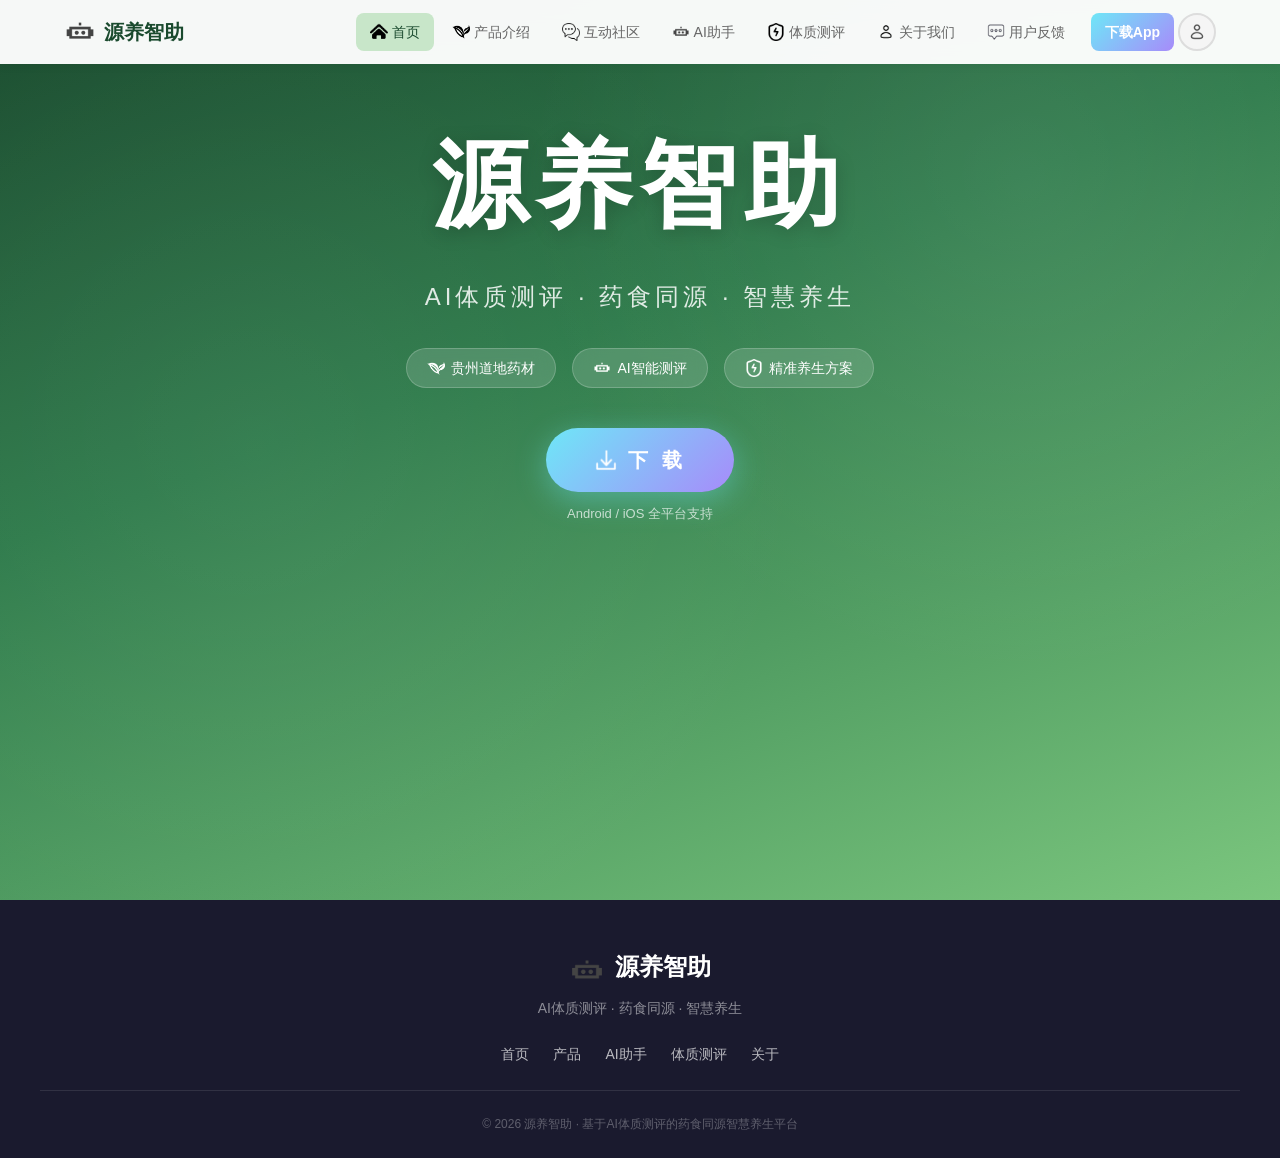
<file: index.html>
<!DOCTYPE html>
<html lang="zh-CN">
<head>
  <meta charset="UTF-8" />
  <meta name="viewport" content="width=device-width, initial-scale=1.0" />
  <title>源养智助 - AI体质测评药食同源智慧养生平台</title>
  <meta name="description" content="源养智助——基于AI体质测评的药食同源智慧养生平台，提供熬夜膏、折耳根膏、茯苓黄姜膏等贵州道地药材产品，配备AI助手源养小智，精准匹配体质养生方案。" />
  <meta name="keywords" content="源养智助,AI体质测评,药食同源,智慧养生,熬夜膏,折耳根膏,茯苓黄姜膏,贵州道地药材,源养小智" />
  <meta property="og:title" content="源养智助 - AI智慧养生平台" />
  <meta property="og:description" content="基于AI体质测评的药食同源智慧养生平台" />
  <meta property="og:type" content="website" />
  <meta property="og:url" content="https://yuanyanghzhu.cn" />
  <script type="application/ld+json">
  {
    "@context": "https://schema.org",
    "@type": "WebSite",
    "name": "源养智助",
    "description": "基于AI体质测评的药食同源智慧养生平台",
    "url": "https://yuanyanghzhu.cn"
  }
  </script>
  <link rel="stylesheet" href="css/style.css" />
</head>
<body>

  <!-- ========== 顶部导航栏 ========== -->
  <nav class="navbar" id="navbar">
    <div class="nav-container">
      <a href="index.html" class="nav-logo">
        <img src="assets/jiqiren.png" class="logo-img" alt="logo" />
        <span class="logo-text">源养智助</span>
      </a>
      <div class="nav-links" id="navLinks">
        <a href="index.html" class="nav-link active">
          <img src="assets/shouye.png" class="nav-icon" alt="首页" />首页
        </a>
        <a href="products.html" class="nav-link">
          <img src="assets/caoyao.png" class="nav-icon" alt="产品" />产品介绍
        </a>
        <a href="community.html" class="nav-link">
          <img src="assets/hudong.png" class="nav-icon" alt="社区" />互动社区
        </a>
        <a href="ai.html" class="nav-link">
          <img src="assets/jiqiren.png" class="nav-icon" alt="AI" />AI助手
        </a>
        <a href="quiz.html" class="nav-link">
          <img src="assets/yufang.png" class="nav-icon" alt="测评" />体质测评
        </a>
        <a href="about.html" class="nav-link">
          <img src="assets/yonghu.png" class="nav-icon" alt="关于" />关于我们
        </a>
        <a href="feedback.html" class="nav-link">
          <img src="assets/pinglun.png" class="nav-icon" alt="反馈" />用户反馈
        </a>
        <a href="download.html" class="nav-link nav-download">
          下载App
        </a>
        <button id="navAvatarBtn" onclick="UserModule.openModal()" style="
          width:38px;height:38px;border-radius:50%;border:2px solid #ddd;
          background:#f5f5f5;cursor:pointer;display:flex;align-items:center;justify-content:center;
          overflow:hidden;flex-shrink:0;transition:border-color 0.2s;" onmouseover="this.style.borderColor='#2d6a4f'" onmouseout="this.style.borderColor='#ddd'">
          <img src="assets/yonghu.png" style="width:20px;height:20px;opacity:0.7;">
        </button>
      </div>
      <div class="nav-hamburger" id="navHamburger" onclick="toggleMenu()">
        <span></span><span></span><span></span>
      </div>
    </div>
  </nav>

  <!-- ========== 首页内容 ========== -->
  <section class="hero-section" id="home">
    <div class="hero-bg"></div>
    <div class="hero-content">
      <h1 class="hero-title">源养智助</h1>
      <p class="hero-subtitle">AI体质测评 · 药食同源 · 智慧养生</p>
      <div class="hero-features">
        <div class="feature-tag">
          <img src="assets/caoyao.png" class="feature-icon" alt="" />贵州道地药材
        </div>
        <div class="feature-tag">
          <img src="assets/jiqiren.png" class="feature-icon" alt="" />AI智能测评
        </div>
        <div class="feature-tag">
          <img src="assets/yufang.png" class="feature-icon" alt="" />精准养生方案
        </div>
      </div>
    </div>
    <!-- 下载按钮：固定在屏幕2/3处 -->
    <div class="hero-download-wrap">
      <a href="download.html" class="download-btn-hero">
        <img src="assets/xiazai.png" class="download-btn-icon" alt="下载" />
        <span>下 载</span>
      </a>
      <p class="download-hint">Android / iOS 全平台支持</p>
    </div>
  </section>

  <!-- ========== 页脚 ========== -->
  <footer class="footer">
    <div class="footer-container">
      <div class="footer-brand">
        <img src="assets/jiqiren.png" class="footer-logo-img" alt="源养智助" />
        <span class="logo-text">源养智助</span>
        <p>AI体质测评 · 药食同源 · 智慧养生</p>
      </div>
      <div class="footer-links">
        <a href="index.html">首页</a>
        <a href="products.html">产品</a>
        <a href="ai.html">AI助手</a>
        <a href="quiz.html">体质测评</a>
        <a href="about.html">关于</a>
      </div>
      <div class="footer-copy">
        © 2026 源养智助 · 基于AI体质测评的药食同源智慧养生平台
      </div>
    </div>
  </footer>

  <script src="js/main.js"></script>
  <script src="js/user.js"></script>
</body>
</html>
</file>
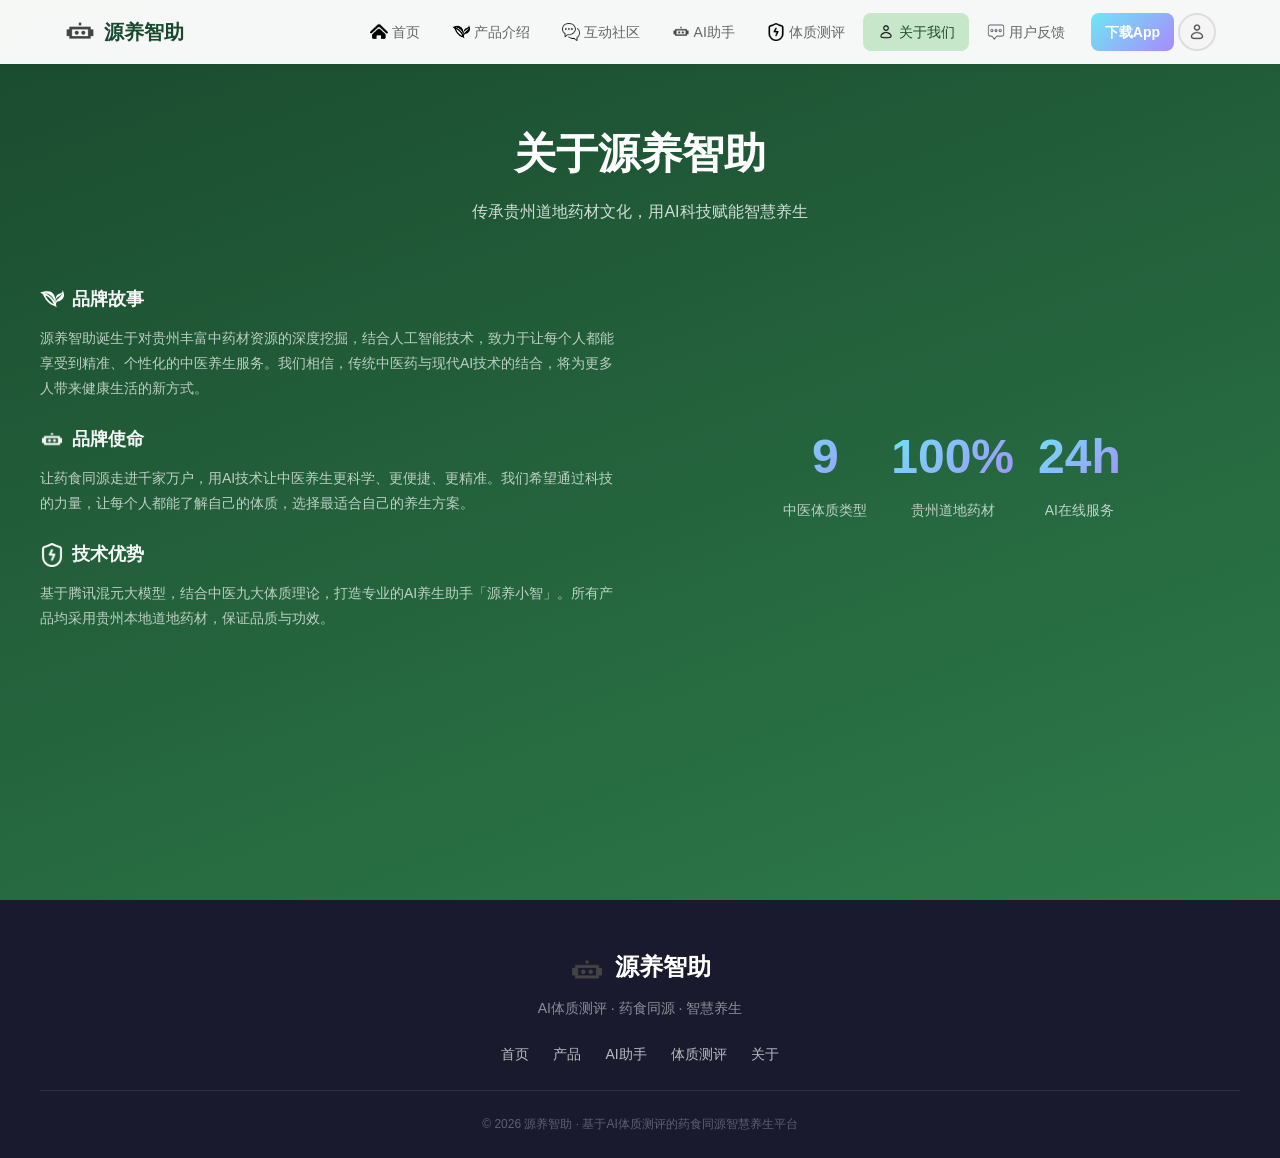
<file: about.html>
﻿<!DOCTYPE html>
<html lang="zh-CN">
<head>
  <meta charset="UTF-8" />
  <meta name="viewport" content="width=device-width, initial-scale=1.0" />
  <title>关于我们 - 源养智助</title>
  <meta name="description" content="了解源养智助的品牌故事、使命与技术优势，传承贵州道地药材文化，用AI科技赋能智慧养生。" />
  <link rel="stylesheet" href="css/style.css" />
</head>
<body>

  <!-- ========== 顶部导航栏 ========== -->
  <nav class="navbar" id="navbar">
    <div class="nav-container">
      <a href="index.html" class="nav-logo">
        <img src="assets/jiqiren.png" class="logo-img" alt="logo" />
        <span class="logo-text">源养智助</span>
      </a>
      <div class="nav-links" id="navLinks">
        <a href="index.html" class="nav-link">
          <img src="assets/shouye.png" class="nav-icon" alt="首页" />首页
        </a>
        <a href="products.html" class="nav-link">
          <img src="assets/caoyao.png" class="nav-icon" alt="产品" />产品介绍
        </a>
        <a href="community.html" class="nav-link">
          <img src="assets/hudong.png" class="nav-icon" alt="社区" />互动社区
        </a>
        <a href="ai.html" class="nav-link">
          <img src="assets/jiqiren.png" class="nav-icon" alt="AI" />AI助手
        </a>
        <a href="quiz.html" class="nav-link">
          <img src="assets/yufang.png" class="nav-icon" alt="测评" />体质测评
        </a>
        <a href="about.html" class="nav-link active">
          <img src="assets/yonghu.png" class="nav-icon" alt="关于" />关于我们
        </a>
        <a href="feedback.html" class="nav-link">
          <img src="assets/pinglun.png" class="nav-icon" alt="反馈" />用户反馈
        </a>
        <a href="download.html" class="nav-link nav-download">
          下载App
        </a>
        <button id="navAvatarBtn" onclick="UserModule.openModal()" style="
          width:38px;height:38px;border-radius:50%;border:2px solid #ddd;
          background:#f5f5f5;cursor:pointer;display:flex;align-items:center;justify-content:center;
          overflow:hidden;flex-shrink:0;transition:border-color 0.2s;" onmouseover="this.style.borderColor='#2d6a4f'" onmouseout="this.style.borderColor='#ddd'">
          <img src="assets/yonghu.png" style="width:20px;height:20px;opacity:0.7;">
        </button>
      </div>
      <div class="nav-hamburger" id="navHamburger" onclick="toggleMenu()">
        <span></span><span></span><span></span>
      </div>
    </div>
  </nav>

  <!-- ========== 关于我们内容 ========== -->
  <section class="section section-dark" style="min-height: 100vh; padding-top: 120px;">
    <div class="section-container">
      <h2 class="section-title light">关于源养智助</h2>
      <p class="section-desc light">传承贵州道地药材文化，用AI科技赋能智慧养生</p>
      <div class="about-content">
        <div class="about-text">
          <h3><img src="assets/caoyao.png" class="about-icon" alt=""/> 品牌故事</h3>
          <p>源养智助诞生于对贵州丰富中药材资源的深度挖掘，结合人工智能技术，致力于让每个人都能享受到精准、个性化的中医养生服务。我们相信，传统中医药与现代AI技术的结合，将为更多人带来健康生活的新方式。</p>
          <h3><img src="assets/jiqiren.png" class="about-icon" alt=""/> 品牌使命</h3>
          <p>让药食同源走进千家万户，用AI技术让中医养生更科学、更便捷、更精准。我们希望通过科技的力量，让每个人都能了解自己的体质，选择最适合自己的养生方案。</p>
          <h3><img src="assets/yufang.png" class="about-icon" alt=""/> 技术优势</h3>
          <p>基于腾讯混元大模型，结合中医九大体质理论，打造专业的AI养生助手「源养小智」。所有产品均采用贵州本地道地药材，保证品质与功效。</p>
        </div>
        <div class="about-stats">
          <div class="stat-item">
            <div class="stat-number">9</div>
            <div class="stat-label">中医体质类型</div>
          </div>
          <div class="stat-item">
            <div class="stat-number">100%</div>
            <div class="stat-label">贵州道地药材</div>
          </div>
          <div class="stat-item">
            <div class="stat-number">24h</div>
            <div class="stat-label">AI在线服务</div>
          </div>
        </div>
      </div>
    </div>
  </section>

  <!-- ========== 页脚 ========== -->
  <footer class="footer">
    <div class="footer-container">
      <div class="footer-brand">
        <img src="assets/jiqiren.png" class="footer-logo-img" alt="源养智助" />
        <span class="logo-text">源养智助</span>
        <p>AI体质测评 · 药食同源 · 智慧养生</p>
      </div>
      <div class="footer-links">
        <a href="index.html">首页</a>
        <a href="products.html">产品</a>
        <a href="ai.html">AI助手</a>
        <a href="quiz.html">体质测评</a>
        <a href="about.html">关于</a>
      </div>
      <div class="footer-copy">
        © 2026 源养智助 · 基于AI体质测评的药食同源智慧养生平台
      </div>
    </div>
  </footer>

  <script src="js/main.js"></script>
  <script src="js/user.js"></script>
</body>
</html>
</file>
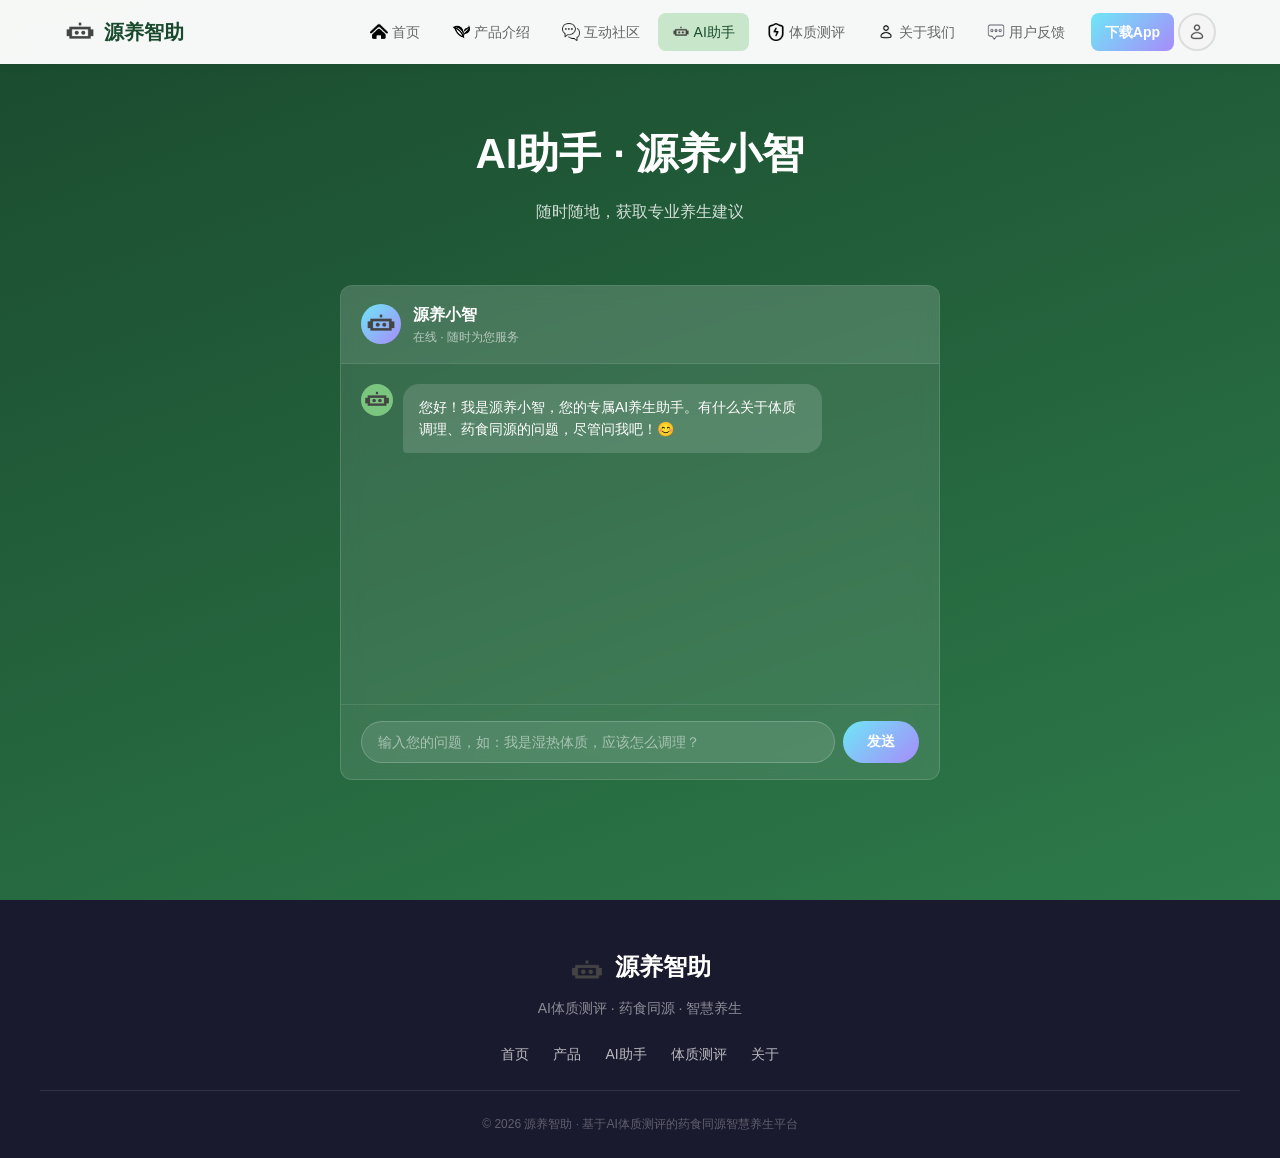
<file: ai.html>
﻿<!DOCTYPE html>
<html lang="zh-CN">
<head>
  <meta charset="UTF-8" />
  <meta name="viewport" content="width=device-width, initial-scale=1.0" />
  <title>AI助手 - 源养智助</title>
  <meta name="description" content="源养小智AI助手，提供中医体质辨识、药食同源养生建议，随时为您服务。" />
  <link rel="stylesheet" href="css/style.css" />
</head>
<body>

  <!-- ========== 顶部导航栏 ========== -->
  <nav class="navbar" id="navbar">
    <div class="nav-container">
      <a href="index.html" class="nav-logo">
        <img src="assets/jiqiren.png" class="logo-img" alt="logo" />
        <span class="logo-text">源养智助</span>
      </a>
      <div class="nav-links" id="navLinks">
        <a href="index.html" class="nav-link">
          <img src="assets/shouye.png" class="nav-icon" alt="首页" />首页
        </a>
        <a href="products.html" class="nav-link">
          <img src="assets/caoyao.png" class="nav-icon" alt="产品" />产品介绍
        </a>
        <a href="community.html" class="nav-link">
          <img src="assets/hudong.png" class="nav-icon" alt="社区" />互动社区
        </a>
        <a href="ai.html" class="nav-link active">
          <img src="assets/jiqiren.png" class="nav-icon" alt="AI" />AI助手
        </a>
        <a href="quiz.html" class="nav-link">
          <img src="assets/yufang.png" class="nav-icon" alt="测评" />体质测评
        </a>
        <a href="about.html" class="nav-link">
          <img src="assets/yonghu.png" class="nav-icon" alt="关于" />关于我们
        </a>
        <a href="feedback.html" class="nav-link">
          <img src="assets/pinglun.png" class="nav-icon" alt="反馈" />用户反馈
        </a>
        <a href="download.html" class="nav-link nav-download">
          下载App
        </a>
        <button id="navAvatarBtn" onclick="UserModule.openModal()" style="
          width:38px;height:38px;border-radius:50%;border:2px solid #ddd;
          background:#f5f5f5;cursor:pointer;display:flex;align-items:center;justify-content:center;
          overflow:hidden;flex-shrink:0;transition:border-color 0.2s;" onmouseover="this.style.borderColor='#2d6a4f'" onmouseout="this.style.borderColor='#ddd'">
          <img src="assets/yonghu.png" style="width:20px;height:20px;opacity:0.7;">
        </button>
      </div>
      <div class="nav-hamburger" id="navHamburger" onclick="toggleMenu()">
        <span></span><span></span><span></span>
      </div>
    </div>
  </nav>

  <!-- ========== AI助手内容 ========== -->
  <section class="section section-dark" style="min-height: 100vh; padding-top: 100px; display: flex; align-items: center; justify-content: center;">
    <div class="section-container" style="width: 100%;">
      <h2 class="section-title light">AI助手 · 源养小智</h2>
      <p class="section-desc light">随时随地，获取专业养生建议</p>
      <div class="ai-chat-container">
        <div class="ai-chat-header">
          <img src="assets/jiqiren.png" class="ai-avatar-img" alt="源养小智" />
          <div>
            <div class="ai-name">源养小智</div>
            <div class="ai-status">在线 · 随时为您服务</div>
          </div>
        </div>
        <div class="ai-chat-messages" id="aiMessages">
          <div class="ai-msg bot">
            <img src="assets/jiqiren.png" class="msg-avatar-img" alt="AI" />
            <div class="msg-bubble">您好！我是源养小智，您的专属AI养生助手。有什么关于体质调理、药食同源的问题，尽管问我吧！😊</div>
          </div>
        </div>
        <div class="ai-chat-input">
          <input type="text" id="aiInput" placeholder="输入您的问题，如：我是湿热体质，应该怎么调理？" onkeydown="if(event.key==='Enter')sendAIMsg()" />
          <button onclick="sendAIMsg()">发送</button>
        </div>
      </div>
    </div>
  </section>

  <!-- ========== 页脚 ========== -->
  <footer class="footer">
    <div class="footer-container">
      <div class="footer-brand">
        <img src="assets/jiqiren.png" class="footer-logo-img" alt="源养智助" />
        <span class="logo-text">源养智助</span>
        <p>AI体质测评 · 药食同源 · 智慧养生</p>
      </div>
      <div class="footer-links">
        <a href="index.html">首页</a>
        <a href="products.html">产品</a>
        <a href="ai.html">AI助手</a>
        <a href="quiz.html">体质测评</a>
        <a href="about.html">关于</a>
      </div>
      <div class="footer-copy">
        © 2026 源养智助 · 基于AI体质测评的药食同源智慧养生平台
      </div>
    </div>
  </footer>

  <script src="js/main.js"></script>
  <script src="js/user.js"></script>
</body>
</html>
</file>
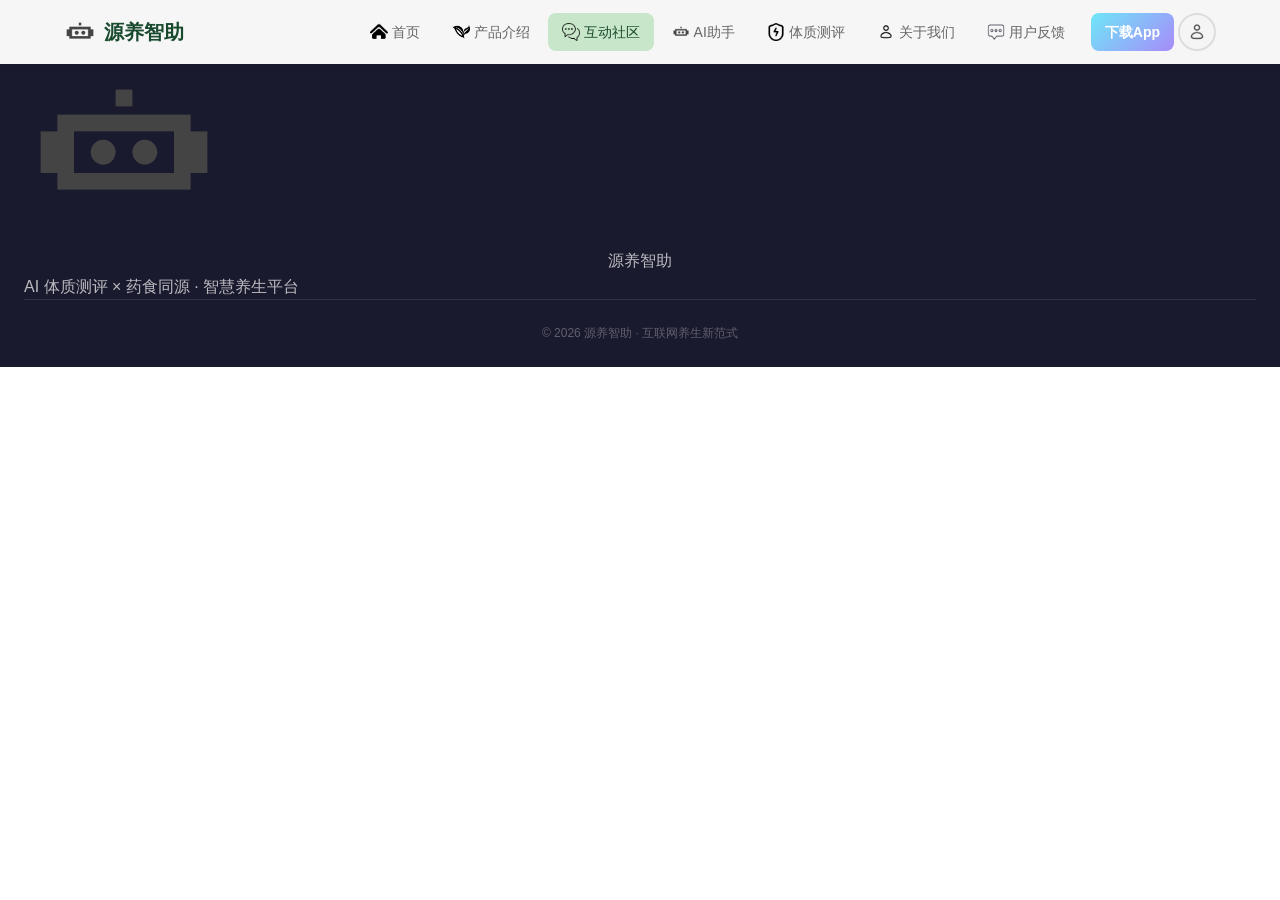
<file: article.html>
<!DOCTYPE html>
<html lang="zh-CN">
<head>
  <meta charset="UTF-8" />
  <meta name="viewport" content="width=device-width, initial-scale=1.0" />
  <title>文章详情 - 源养智助</title>
  <link rel="stylesheet" href="css/style.css" />
  <style>
    .article-hero {
      background: linear-gradient(160deg, #1a4a2e 0%, #2d6a4f 100%);
      padding: 80px 24px 40px;
      color: #fff;
    }
    .article-hero .back-link {
      color: rgba(255,255,255,0.8); font-size: 14px; cursor: pointer;
      text-decoration: none; display: inline-flex; align-items: center; gap: 4px;
      margin-bottom: 16px; transition: color 0.2s;
    }
    .article-hero .back-link:hover { color: #fff; }
    .article-hero h2 { font-size: 24px; line-height: 1.5; margin-bottom: 12px; }
    .article-meta { display: flex; align-items: center; gap: 12px; flex-wrap: wrap; }
    .article-meta .author { font-size: 15px; font-weight: 600; }
    .article-meta .time { font-size: 13px; color: rgba(255,255,255,0.65); }

    .article-body {
      max-width: 680px; margin: 0 auto; padding: 32px 20px 100px;
    }
    .article-content {
      color: #333; font-size: 16px; line-height: 2; margin-bottom: 28px; white-space: pre-wrap;
    }
    .article-images { display: flex; gap: 10px; flex-wrap: wrap; margin-bottom: 28px; }
    .article-images img {
      width: calc(50% - 5px); max-width: 280px; height: 180px;
      object-fit: cover; border-radius: 12px; cursor: pointer;
    }

    /* 点赞区 */
    .article-like-section {
      text-align: center; padding: 24px 0; border-top: 1px solid #eee;
      border-bottom: 1px solid #eee; margin-bottom: 32px;
    }
    .like-btn {
      background: none; border: 2px solid #e74c3c; color: #e74c3c;
      padding: 10px 32px; border-radius: 50px; font-size: 16px;
      cursor: pointer; transition: all 0.25s; font-weight: 600;
    }
    .like-btn:hover { background: #e74c3c; color: #fff; }
    .like-btn.liked { background: #e74c3c; color: #fff; border-color: #e74c3c; }
    .like-count { font-size: 14px; color: #999; margin-top: 8px; }

    /* 评论区 */
    .comment-section h3 { color: #1a4a2e; font-size: 18px; margin-bottom: 16px; }
    .comment-input-wrap {
      display: flex; gap: 10px; margin-bottom: 24px; align-items: flex-start;
    }
    .comment-input {
      flex: 1; border: 1.5px solid #ddd; border-radius: 10px;
      padding: 10px 14px; font-size: 14px; resize: vertical;
      min-height: 60px; outline: none; font-family: inherit;
    }
    .comment-input:focus { border-color: #2d6a4f; }
    .comment-submit {
      background: linear-gradient(135deg, #1a4a2e, #2d6a4f); color: #fff;
      border: none; padding: 10px 20px; border-radius: 10px;
      font-size: 14px; cursor: pointer; flex-shrink: 0; align-self: flex-end;
    }
    .comment-item {
      display: flex; gap: 10px; padding: 14px 0; border-bottom: 1px solid #f0f0f0;
    }
    .comment-avatar {
      width: 36px; height: 36px; border-radius: 50%;
      background: linear-gradient(135deg, #ddd, #bbb);
      display: flex; align-items: center; justify-content: center;
      font-size: 13px; color: #666; flex-shrink: 0;
    }
    .comment-body { flex: 1; }
    .comment-author { font-weight: 600; color: #1a4a2e; font-size: 14px; }
    .comment-text { color: #333; font-size: 14px; line-height: 1.7; margin-top: 4px; }
    .comment-time { font-size: 12px; color: #aaa; margin-top: 4px; }
    .no-comments { text-align: center; color: #ccc; padding: 32px 0; font-size: 14px; }

    /* 评论操作按钮 */
    .comment-actions { display: flex; gap: 16px; margin-top: 6px; }
    .comment-action-btn {
      background: none; border: none; color: #999; font-size: 13px;
      cursor: pointer; display: inline-flex; align-items: center; gap: 4px;
      padding: 2px 6px; border-radius: 4px; transition: all 0.2s;
    }
    .comment-action-btn:hover { color: #2d6a4f; background: rgba(45,106,79,0.06); }
    .comment-action-btn.liked { color: #e74c3c; }
    .comment-action-btn img { width: 14px; height: 14px; opacity: 0.55; }
    .comment-action-btn.liked img { opacity: 1; }
    .comment-action-btn.delete-btn:hover { color: #e74c3c; background: rgba(231,76,60,0.06); }

    /* 回复输入区 */
    .reply-input-wrap {
      display: flex; gap: 8px; margin-top: 8px; margin-bottom: 8px; align-items: flex-start;
    }
    .reply-input {
      flex: 1; border: 1.5px solid #ddd; border-radius: 8px;
      padding: 8px 10px; font-size: 13px; resize: vertical; min-height: 36px;
      outline: none; font-family: inherit; box-sizing: border-box;
    }
    .reply-input:focus { border-color: #2d6a4f; }
    .reply-submit {
      background: #2d6a4f; color: #fff; border: none;
      padding: 8px 14px; border-radius: 8px; font-size: 13px; cursor: pointer; flex-shrink: 0;
    }
    .reply-cancel {
      background: none; border: 1.5px solid #ddd; color: #999;
      padding: 8px 10px; border-radius: 8px; font-size: 13px; cursor: pointer;
    }

    .error-page { text-align: center; padding: 120px 20px; color: #aaa; }
    .error-page h3 { color: #666; font-size: 20px; margin-bottom: 12px; }
  </style>
</head>
<body>

  <!-- 导航栏 -->
  <nav class="navbar" id="navbar">
    <div class="nav-container">
      <a href="index.html" class="nav-logo">
        <img src="assets/jiqiren.png" class="logo-img" alt="logo" />
        <span class="logo-text">源养智助</span>
      </a>
      <div class="nav-links" id="navLinks">
        <a href="index.html" class="nav-link"><img src="assets/shouye.png" class="nav-icon" alt="首页" />首页</a>
        <a href="products.html" class="nav-link"><img src="assets/caoyao.png" class="nav-icon" alt="产品" />产品介绍</a>
        <a href="community.html" class="nav-link active"><img src="assets/hudong.png" class="nav-icon" alt="社区" />互动社区</a>
        <a href="ai.html" class="nav-link"><img src="assets/jiqiren.png" class="nav-icon" alt="AI" />AI助手</a>
        <a href="quiz.html" class="nav-link"><img src="assets/yufang.png" class="nav-icon" alt="测评" />体质测评</a>
        <a href="about.html" class="nav-link"><img src="assets/yonghu.png" class="nav-icon" alt="关于" />关于我们</a>
        <a href="feedback.html" class="nav-link"><img src="assets/pinglun.png" class="nav-icon" alt="反馈" />用户反馈</a>
        <a href="download.html" class="nav-link nav-download">下载App</a>
        <button id="navAvatarBtn" onclick="UserModule.openModal()" style="
          width:38px;height:38px;border-radius:50%;border:2px solid #ddd;
          background:#f5f5f5;cursor:pointer;display:flex;align-items:center;justify-content:center;
          overflow:hidden;flex-shrink:0;transition:border-color 0.2s;" onmouseover="this.style.borderColor='#2d6a4f'" onmouseout="this.style.borderColor='#ddd'">
          <img src="assets/yonghu.png" style="width:20px;height:20px;opacity:0.7;">
        </button>
      </div>
      <div class="nav-hamburger" id="navHamburger" onclick="toggleMenu()"><span></span><span></span><span></span></div>
    </div>
  </nav>

  <!-- 文章主体由 JS 渲染 -->
  <div id="articleRoot"></div>

  <!-- 页脚 -->
  <footer class="footer">
    <div class="footer-brand">
      <img src="assets/jiqiren.png" class="footer-logo" alt="Logo" />
      <span>源养智助</span>
    </div>
    <p class="footer-desc">AI 体质测评 × 药食同源 · 智慧养生平台</p>
    <p class="footer-copy">© 2026 源养智助 · 互联网养生新范式</p>
  </footer>

  <script>
    const STORAGE_KEY = 'yyzs_community_posts';

    function loadPosts() {
      try { return JSON.parse(localStorage.getItem(STORAGE_KEY)) || []; }
      catch { return []; }
    }
    function savePosts(posts) {
      localStorage.setItem(STORAGE_KEY, JSON.stringify(posts));
    }
    function getPostById(id) {
      return loadPosts().find(p => p.id === id);
    }

    /* 给没有 id 的旧评论补上 id */
    function ensureCommentIds(comments) {
      if (!comments) return;
      comments.forEach(c => {
        if (!c.id) c.id = 'comment_' + Date.now() + '_' + Math.random().toString(36).slice(2, 6);
      });
    }

    /* 获取当前文章（可直接修改） */
    function getPostForEdit(postId) {
      const posts = loadPosts();
      return { posts, post: posts.find(p => p.id === postId) };
    }

    function renderArticle() {
      const params = new URLSearchParams(location.search);
      const postId = params.get('id');
      const root = document.getElementById('articleRoot');
      const currentUser = UserModule.getCurrentUser();

      if (!postId) { root.innerHTML = '<div class="error-page"><h3>参数错误</h3><p>未找到文章 ID</p></div>'; return; }

      const post = getPostById(postId);
      if (!post) {
        root.innerHTML = '<div class="error-page"><h3>文章不存在</h3><p>该文章可能已被删除</p><p style="margin-top:20px;"><a href="community.html" style="color:#2d6a4f;">← 返回社区</a></p></div>';
        return;
      }

      /* 升级旧评论数据（补 id / likes / likedByMe） */
      if (post.comments) {
        let needSave = false;
        post.comments.forEach(c => {
          if (!c.id) { c.id = 'comment_' + Date.now() + '_' + Math.random().toString(36).slice(2,6); needSave = true; }
          if (c.likes === undefined) { c.likes = 0; needSave = true; }
          if (c.likedByMe === undefined) { c.likedByMe = false; needSave = true; }
        });
        if (needSave) { const { posts } = getPostForEdit(postId); savePosts(posts); }
      }

      document.title = (post.author ? post.author + '：' : '') + (post.content || '').slice(0,20) + ' - 源养智助';

      const isPostAuthor = currentUser && currentUser === post.author;

      root.innerHTML = `
        <section class="article-hero">
          <a class="back-link" href="community.html">← 返回社区</a>
          <h2>${escHtml(post.content).slice(0, 50).replace(/</g,'&lt;').replace(/>/g,'&gt;')}${post.content.length > 50 ? '…' : ''}</h2>
          <div class="article-meta">
            <span class="author">${escHtml(post.author)}</span>
            <span class="time">${formatTime(post.timestamp)}</span>
          </div>
        </section>

        <div class="article-body">
          <div class="article-content">${escHtml(post.content).replace(/\n/g, '<br>')}</div>

          ${post.images && post.images.length > 0 ? `
            <div class="article-images">
              ${post.images.map(img => `<img src="${img}" alt="配图" onclick="window.open('${img}','_blank')" />`).join('')}
            </div>` : ''}

          <div class="article-like-section">
            <button class="like-btn ${post.likedByMe ? 'liked' : ''}" onclick="toggleLike('${post.id}')">
              ${post.likedByMe ? '❤️ 已赞' : '🤍 点赞'}
            </button>
            <div class="like-count">已有 <strong>${post.likes}</strong> 人点赞</div>
          </div>

          <div class="comment-section">
            <h3>评论（${post.comments ? post.comments.length : 0}）</h3>
            <div class="comment-input-wrap">
              <textarea class="comment-input" id="commentInput" placeholder="写下你的评论…"></textarea>
              <button class="comment-submit" onclick="submitComment('${post.id}')">发送</button>
            </div>
            <div id="commentList">
              ${post.comments && post.comments.length > 0 ? post.comments.map(c => {
                const isCommentAuthor = currentUser && currentUser === c.author;
                const canDelete = isCommentAuthor || isPostAuthor;
                return `
                <div class="comment-item" id="comment_${c.id}" style="flex-direction:column;align-items:flex-start;">
                  <div style="display:flex;gap:10px;width:100%;">
                    <div class="comment-avatar">${(c.author || '匿')[0]}</div>
                    <div class="comment-body" style="flex:1;">
                      <div class="comment-author">${escHtml(c.author || '匿名')}</div>
                      <div class="comment-text">${escHtml(c.content).replace(/\n/g,'<br>')}</div>
                      <div class="comment-time">${formatTime(c.timestamp)}</div>
                      <div class="comment-actions">
                        <button class="comment-action-btn ${c.likedByMe ? 'liked' : ''}" onclick="likeComment('${post.id}','${c.id}')">
                          点赞 ${c.likes > 0 ? c.likes : ''}
                        </button>
                        <button class="comment-action-btn" onclick="showReplyInput('${post.id}','${c.id}','${escHtml(c.author || '匿名')}')">
                          <img src="assets/pinglun.png" style="width:14px;height:14px;opacity:0.55;" />
                          回复
                        </button>
                        ${canDelete ? `
                        <button class="comment-action-btn delete-btn" onclick="deleteComment('${post.id}','${c.id}')">
                          删除
                        </button>` : ''}
                      </div>
                      <!-- 回复输入区（默认隐藏） -->
                      <div class="reply-input-wrap" id="replyWrap_${c.id}" style="display:none;">
                        <textarea class="reply-input" id="replyInput_${c.id}" placeholder="回复 ${escHtml(c.author || '匿名')}…"></textarea>
                        <button class="reply-submit" onclick="submitReply('${post.id}','${c.id}')">发送</button>
                        <button class="reply-cancel" onclick="cancelReply('${c.id}')">取消</button>
                      </div>
                    </div>
                  </div>
                </div>`;
              }).join('') : '<div class="no-comments">暂无评论，快来抢沙发吧 🛋️</div>'}
            </div>
          </div>
        </div>`;
    }

    /* ========== 帖子点赞 ========== */
    function toggleLike(postId) {
      const posts = loadPosts();
      const post = posts.find(p => p.id === postId);
      if (!post) return;
      post.likedByMe = !post.likedByMe;
      post.likes += post.likedByMe ? 1 : -1;
      savePosts(posts);
      renderArticle();
    }

    /* ========== 发表评论 ========== */
    function submitComment(postId) {
      const input = document.getElementById('commentInput');
      const content = input.value.trim();
      if (!content) { alert('请输入评论内容'); return; }
      const { posts, post } = getPostForEdit(postId);
      if (!post) return;
      if (!post.comments) post.comments = [];
      const currentUser = UserModule.getCurrentUser() || '我';
      post.comments.push({
        id: 'comment_' + Date.now() + '_' + Math.random().toString(36).slice(2,6),
        author: currentUser,
        content: content,
        timestamp: Date.now(),
        likes: 0,
        likedByMe: false
      });
      savePosts(posts);
      input.value = '';
      renderArticle();
    }

    /* ========== 评论点赞 ========== */
    function likeComment(postId, commentId) {
      const { posts, post } = getPostForEdit(postId);
      if (!post || !post.comments) return;
      const comment = post.comments.find(c => c.id === commentId);
      if (!comment) return;
      comment.likedByMe = !comment.likedByMe;
      comment.likes += comment.likedByMe ? 1 : -1;
      savePosts(posts);
      renderArticle();
    }

    /* ========== 显示回复输入区 ========== */
    function showReplyInput(postId, commentId, author) {
      // 先隐藏所有回复框
      document.querySelectorAll('[id^="replyWrap_"]').forEach(el => el.style.display = 'none');
      const wrap = document.getElementById('replyWrap_' + commentId);
      if (wrap) {
        wrap.style.display = 'flex';
        document.getElementById('replyInput_' + commentId).focus();
      }
    }
    function cancelReply(commentId) {
      const wrap = document.getElementById('replyWrap_' + commentId);
      if (wrap) wrap.style.display = 'none';
    }

    /* ========== 提交回复（以新评论形式追加） ========== */
    function submitReply(postId, parentCommentId) {
      const input = document.getElementById('replyInput_' + parentCommentId);
      const content = input.value.trim();
      if (!content) { alert('请输入回复内容'); return; }
      const { posts, post } = getPostForEdit(postId);
      if (!post || !post.comments) return;
      const currentUser = UserModule.getCurrentUser() || '我';
      const parent = post.comments.find(c => c.id === parentCommentId);
      const prefix = parent ? '回复 @' + parent.author + '：' : '';
      post.comments.push({
        id: 'comment_' + Date.now() + '_' + Math.random().toString(36).slice(2,6),
        author: currentUser,
        content: prefix + content,
        timestamp: Date.now(),
        likes: 0,
        likedByMe: false
      });
      savePosts(posts);
      renderArticle();
    }

    /* ========== 删除评论（评论作者 或 楼主） ========== */
    function deleteComment(postId, commentId) {
      if (!confirm('确定要删除这条评论吗？')) return;
      const { posts, post } = getPostForEdit(postId);
      if (!post || !post.comments) return;
      const comment = post.comments.find(c => c.id === commentId);
      if (!comment) return;
      const currentUser = UserModule.getCurrentUser();
      const isCommentAuthor = currentUser && currentUser === comment.author;
      const isPostAuthor = currentUser && currentUser === post.author;
      if (!isCommentAuthor && !isPostAuthor) {
        alert('只有评论作者或楼主才能删除');
        return;
      }
      post.comments = post.comments.filter(c => c.id !== commentId);
      savePosts(posts);
      renderArticle();
    }

    /* ========== 工具函数 ========== */
    function escHtml(s) {
      if (!s) return '';
      return s.replace(/&/g,'&amp;').replace(/</g,'&lt;').replace(/>/g,'&gt;').replace(/"/g,'&quot;');
    }
    function formatTime(ts) {
      const d = new Date(ts);
      const now = new Date();
      const diff = (now - d) / 1000;
      if (diff < 60) return '刚刚';
      if (diff < 3600) return Math.floor(diff/60) + ' 分钟前';
      if (diff < 86400) return Math.floor(diff/3600) + ' 小时前';
      return d.getFullYear() + '-' + String(d.getMonth()+1).padStart(2,'0') + '-' + String(d.getDate()).padStart(2,'0') + ' ' + String(d.getHours()).padStart(2,'0') + ':' + String(d.getMinutes()).padStart(2,'0');
    }

    renderArticle();
  </script>
  <script src="js/user.js"></script>
</body>
</html>
</file>
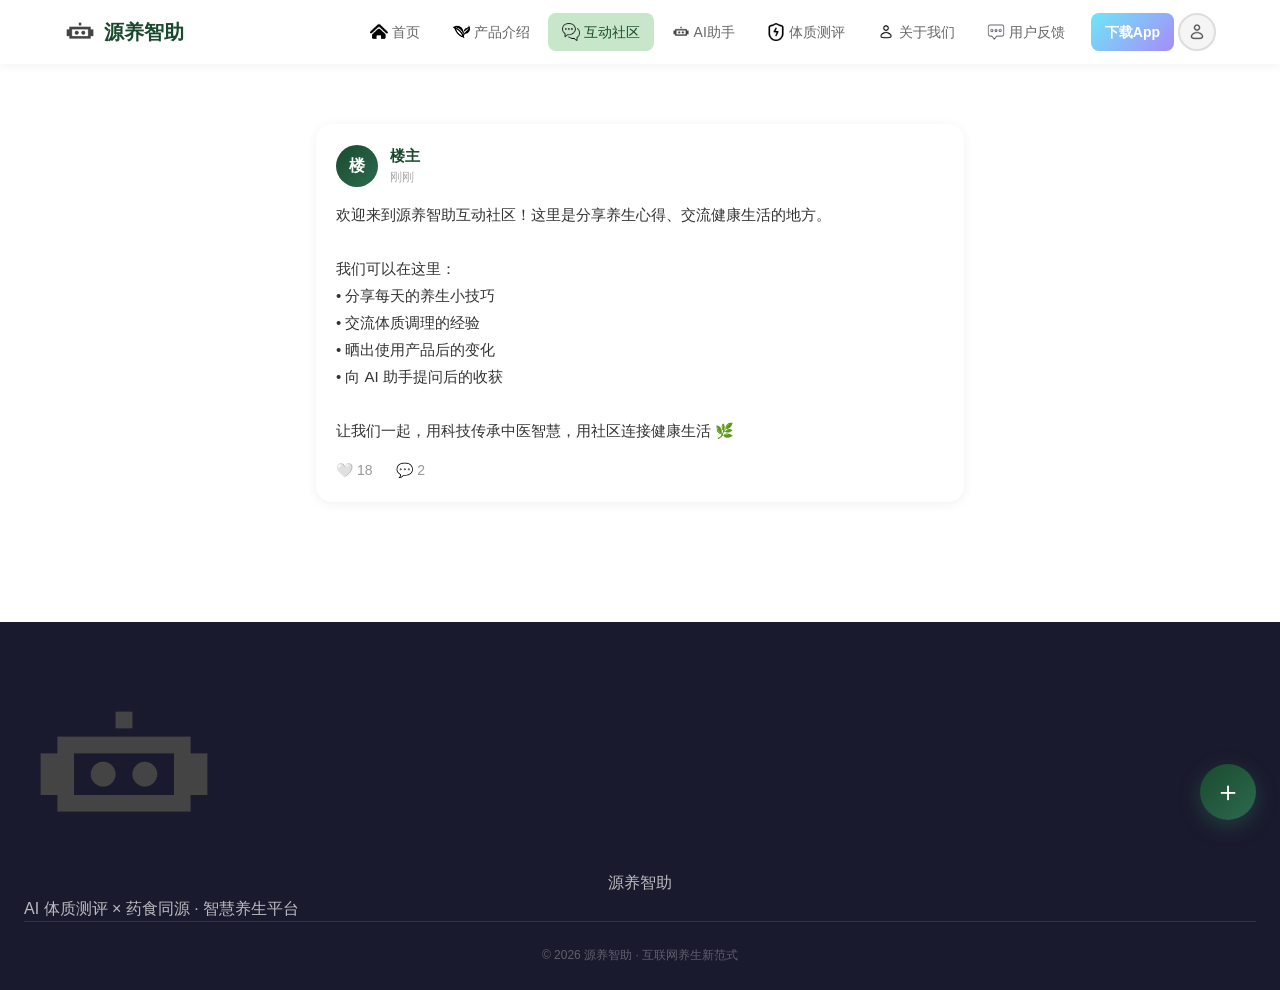
<file: community.html>
<!DOCTYPE html>
<html lang="zh-CN">
<head>
  <meta charset="UTF-8" />
  <meta name="viewport" content="width=device-width, initial-scale=1.0" />
  <title>互动社区 - 源养智助</title>
  <link rel="stylesheet" href="css/style.css" />
  <style>
    .community-hero {
      background: linear-gradient(160deg, #1a4a2e 0%, #2d6a4f 100%);
      padding: 80px 24px 40px;
      text-align: center;
      color: #fff;
    }
    .community-hero h2 { font-size: 28px; letter-spacing: 4px; margin-bottom: 8px; }
    .community-hero p { color: rgba(255,255,255,0.75); font-size: 15px; }

    .community-container {
      max-width: 680px;
      margin: 0 auto;
      padding: 24px 16px 100px;
    }

    /* 发布悬浮按钮 */
    .fab-publish {
      position: fixed;
      bottom: 80px;
      right: 24px;
      width: 56px;
      height: 56px;
      border-radius: 50%;
      background: linear-gradient(135deg, #1a4a2e, #2d6a4f);
      color: #fff;
      border: none;
      font-size: 28px;
      cursor: pointer;
      box-shadow: 0 6px 20px rgba(45,106,79,0.45);
      z-index: 100;
      display: flex;
      align-items: center;
      justify-content: center;
      transition: transform 0.2s;
    }
    .fab-publish:hover { transform: scale(1.1); }

    /* 文章卡片 */
    .post-card {
      background: #fff;
      border-radius: 16px;
      padding: 20px;
      margin-bottom: 20px;
      box-shadow: 0 2px 12px rgba(0,0,0,0.06);
      cursor: pointer;
      transition: transform 0.2s, box-shadow 0.2s;
    }
    .post-card:hover { transform: translateY(-2px); box-shadow: 0 6px 20px rgba(0,0,0,0.1); }
    .post-header { display: flex; align-items: center; gap: 12px; margin-bottom: 14px; }
    .post-avatar {
      width: 42px; height: 42px; border-radius: 50%;
      background: linear-gradient(135deg, #1a4a2e, #2d6a4f);
      display: flex; align-items: center; justify-content: center;
      color: #fff; font-weight: 700; font-size: 16px; flex-shrink: 0;
    }
    .post-author { font-weight: 700; color: #1a4a2e; font-size: 15px; }
    .post-time { font-size: 12px; color: #aaa; }
    .post-content { color: #333; font-size: 15px; line-height: 1.8; margin-bottom: 14px; }
    .post-images { display: flex; gap: 8px; flex-wrap: wrap; margin-bottom: 14px; }
    .post-images img {
      width: calc(33.333% - 6px);
      max-width: 180px;
      height: 120px;
      object-fit: cover;
      border-radius: 10px;
      cursor: pointer;
    }
    .post-actions { display: flex; gap: 24px; }
    .post-action-btn {
      background: none; border: none; color: #999; font-size: 14px;
      cursor: pointer; display: flex; align-items: center; gap: 6px;
      padding: 4px 0; transition: color 0.2s;
    }
    .post-action-btn:hover { color: #2d6a4f; }
    .post-action-btn.liked { color: #e74c3c; }
    /* 帖子删除按钮（右下角） */
    .post-delete-wrap {
      position: absolute; bottom: 14px; right: 18px;
    }
    .post-delete-btn {
      background: none; border: none; cursor: pointer; padding: 4px 8px;
      border-radius: 6px; transition: background 0.2s;
      display: flex; align-items: center; gap: 4px; color: #ccc; font-size: 12px;
    }
    .post-delete-btn:hover { background: rgba(231,76,60,0.08); color: #e74c3c; }
    .post-card { position: relative; } /* 让删除按钮绝对定位相对于卡片 */

    /* 发布弹窗 */
    .publish-modal {
      display: none; position: fixed; inset: 0;
      background: rgba(0,0,0,0.55); z-index: 200;
      align-items: center; justify-content: center; padding: 20px;
    }
    .publish-modal.active { display: flex; }
    .publish-box {
      background: #fff; border-radius: 16px; padding: 28px 24px;
      width: 100%; max-width: 500px; max-height: 85vh; overflow-y: auto;
    }
    .publish-box h3 { color: #1a4a2e; font-size: 20px; margin-bottom: 18px; text-align: center; }
    .publish-box label { display: block; color: #555; font-size: 14px; margin-bottom: 6px; font-weight: 600; }
    .publish-box textarea {
      width: 100%; min-height: 120px; border: 1.5px solid #ddd; border-radius: 10px;
      padding: 12px; font-size: 15px; resize: vertical; outline: none;
      font-family: inherit; box-sizing: border-box;
    }
    .publish-box textarea:focus { border-color: #2d6a4f; }
    .publish-img-preview { display: flex; gap: 8px; flex-wrap: wrap; margin-top: 10px; }
    .publish-img-preview img {
      width: 80px; height: 80px; object-fit: cover; border-radius: 8px; position: relative;
    }
    .publish-img-preview .img-remove {
      position: absolute; margin-left: -20px; margin-top: -4px;
      background: rgba(0,0,0,0.6); color: #fff; border: none;
      border-radius: 50%; width: 20px; height: 20px; font-size: 12px; cursor: pointer;
    }
    .publish-add-img {
      display: inline-flex; align-items: center; gap: 6px;
      color: #2d6a4f; font-size: 14px; cursor: pointer;
      margin-top: 10px; padding: 8px 14px; border: 1.5px dashed #2d6a4f;
      border-radius: 10px; background: none;
    }
    .publish-btns { display: flex; gap: 12px; margin-top: 20px; justify-content: center; }
    .publish-confirm {
      background: linear-gradient(135deg, #1a4a2e, #2d6a4f); color: #fff;
      border: none; padding: 12px 36px; border-radius: 50px;
      font-size: 15px; font-weight: 700; cursor: pointer; letter-spacing: 2px;
    }
    .publish-cancel {
      background: transparent; border: 1.5px solid #ccc; color: #888;
      padding: 12px 28px; border-radius: 50px; font-size: 14px; cursor: pointer;
    }

    .empty-community {
      text-align: center; padding: 60px 20px; color: #aaa; font-size: 15px;
    }
    .empty-community .empty-icon { font-size: 48px; margin-bottom: 12px; }
  </style>
</head>
<body>

  <!-- 导航栏 -->
  <nav class="navbar scrolled">
    <div class="nav-container">
      <a href="index.html" class="nav-logo">
        <img src="assets/jiqiren.png" class="logo-img" alt="logo" />
        <span class="logo-text">源养智助</span>
      </a>
      <div class="nav-links" id="navLinks">
        <a href="index.html" class="nav-link"><img src="assets/shouye.png" class="nav-icon" alt="首页" />首页</a>
        <a href="products.html" class="nav-link"><img src="assets/caoyao.png" class="nav-icon" alt="产品" />产品介绍</a>
        <a href="community.html" class="nav-link active"><img src="assets/hudong.png" class="nav-icon" alt="社区" />互动社区</a>
        <a href="ai.html" class="nav-link"><img src="assets/jiqiren.png" class="nav-icon" alt="AI" />AI助手</a>
        <a href="quiz.html" class="nav-link"><img src="assets/yufang.png" class="nav-icon" alt="测评" />体质测评</a>
        <a href="about.html" class="nav-link"><img src="assets/yonghu.png" class="nav-icon" alt="关于" />关于我们</a>
        <a href="feedback.html" class="nav-link"><img src="assets/pinglun.png" class="nav-icon" alt="反馈" />用户反馈</a>
        <a href="download.html" class="nav-link nav-download">下载App</a>
        <button id="navAvatarBtn" onclick="UserModule.openModal()" style="
          width:38px;height:38px;border-radius:50%;border:2px solid #ddd;
          background:#f5f5f5;cursor:pointer;display:flex;align-items:center;justify-content:center;
          overflow:hidden;flex-shrink:0;transition:border-color 0.2s;" onmouseover="this.style.borderColor='#2d6a4f'" onmouseout="this.style.borderColor='#ddd'">
          <img src="assets/yonghu.png" style="width:20px;height:20px;opacity:0.7;">
        </button>
      </div>
      <div class="nav-hamburger" id="navHamburger" onclick="toggleMenu()"><span></span><span></span><span></span></div>
    </div>
  </nav>

  <!-- 互动社区内容 -->
  <section style="padding-top: 100px;">

  <!-- 文章流 -->
  <div class="community-container" id="postList">
    <!-- 由 JS 动态渲染 -->
  </div>

  <!-- 悬浮发布按钮 -->
  <button class="fab-publish" onclick="openPublish()" title="发布文章">＋</button>

  <!-- 发布弹窗 -->
  <div class="publish-modal" id="publishModal">
    <div class="publish-box">
      <h3>发布文章</h3>
      <label>内容</label>
      <textarea id="publishContent" placeholder="分享你的养生心得…" maxlength="2000"></textarea>
      <label style="margin-top:16px;">图片（可选，最多9张）</label>
      <div class="publish-img-preview" id="imgPreview"></div>
      <button class="publish-add-img" onclick="document.getElementById('imgInput').click()">
        ＋ 添加图片
      </button>
      <input type="file" id="imgInput" accept="image/*" multiple hidden onchange="handleImgUpload(event)" />
      <div class="publish-btns">
        <button class="publish-cancel" onclick="closePublish()">取消</button>
        <button class="publish-confirm" onclick="submitPost()">发布</button>
      </div>
    </div>
  </div>

  <!-- 页脚 -->
  <footer class="footer">
    <div class="footer-brand">
      <img src="assets/jiqiren.png" class="footer-logo" alt="Logo" />
      <span>源养智助</span>
    </div>
    <p class="footer-desc">AI 体质测评 × 药食同源 · 智慧养生平台</p>
    <p class="footer-copy">© 2026 源养智助 · 互联网养生新范式</p>
  </footer>

  <script>
    /* ========== 数据层 ========== */
    const STORAGE_KEY = 'yyzs_community_posts';

    function loadPosts() {
      try { return JSON.parse(localStorage.getItem(STORAGE_KEY)) || []; }
      catch { return []; }
    }
    function savePosts(posts) {
      localStorage.setItem(STORAGE_KEY, JSON.stringify(posts));
    }

    /* 预置第一篇文章 */
    function ensureDefaultPost() {
      const posts = loadPosts();
      if (posts.length === 0) {
        posts.push({
          id: 'post_1',
          author: '楼主',
          avatarText: '楼',
          content: '欢迎来到源养智助互动社区！这里是分享养生心得、交流健康生活的地方。\n\n我们可以在这里：\n• 分享每天的养生小技巧\n• 交流体质调理的经验\n• 晒出使用产品后的变化\n• 向 AI 助手提问后的收获\n\n让我们一起，用科技传承中医智慧，用社区连接健康生活 🌿',
          images: [],
          timestamp: Date.now(),
          likes: 18,
          likedByMe: false,
          comments: [
            { id:'comment_1', author: '小明', content: '太好了，终于有一个专业的养生社区了！', timestamp: Date.now() - 3600000, likes:2, likedByMe:false },
            { id:'comment_2', author: '养生达人', content: '期待在这里学到更多中医养生知识～', timestamp: Date.now() - 1800000, likes:1, likedByMe:false }
          ]
        });
        savePosts(posts);
      }
    }

    /* ========== 渲染 ========== */
    function renderPosts() {
      const list = document.getElementById('postList');
      const posts = loadPosts();
      // 兼容 user.js 还未加载完的情况
      const currentUser = (typeof UserModule !== 'undefined' && UserModule.getCurrentUser)
        ? UserModule.getCurrentUser() : null;
      if (posts.length === 0) {
        list.innerHTML = `
          <div class="empty-community">
            <div class="empty-icon">📝</div>
            <p>还没有文章，点击右下角 ＋ 发布第一篇文章吧！</p>
          </div>`;
        return;
      }
      list.innerHTML = posts.map(post => {
        // 只要是已登录用户发的帖（用户名相同），或发帖时未登录记的"我"，都显示删除按钮
        const isAuthor = currentUser
          ? (currentUser === post.author || post.author === '我')
          : post.author === '我';
        return `
        <div class="post-card" onclick="openArticle('${post.id}')">
          <div class="post-header">
            <div class="post-avatar">${post.avatarText || post.author[0]}</div>
            <div>
              <div class="post-author">${escHtml(post.author)}</div>
              <div class="post-time">${formatTime(post.timestamp)}</div>
            </div>
          </div>
          <div class="post-content">${escHtml(post.content).replace(/\n/g, '<br>')}</div>
          ${post.images && post.images.length > 0 ? `
            <div class="post-images">
              ${post.images.map(img => `<img src="${img}" alt="配图" onclick="event.stopPropagation();window.open('${img}','_blank')" />`).join('')}
            </div>` : ''}
          <div class="post-actions" onclick="event.stopPropagation()">
            <button class="post-action-btn ${post.likedByMe ? 'liked' : ''}" onclick="toggleLike('${post.id}')">
              ${post.likedByMe ? '❤️' : '🤍'} ${post.likes}
            </button>
            <button class="post-action-btn" onclick="openArticle('${post.id}')">
              💬 ${post.comments ? post.comments.length : 0}
            </button>
          </div>
          ${isAuthor ? `
          <div class="post-delete-wrap">
            <button class="post-delete-btn" onclick="deletePost('${post.id}')" title="删除文章">
              <img src="assets/shanchu.png" style="width:16px;height:16px;opacity:0.6;" />
            </button>
          </div>` : ''}
        </div>`;
      }).join('');
    }

    /* ========== 点赞 ========== */
    function toggleLike(postId) {
      const posts = loadPosts();
      const post = posts.find(p => p.id === postId);
      if (!post) return;
      post.likedByMe = !post.likedByMe;
      post.likes += post.likedByMe ? 1 : -1;
      savePosts(posts);
      renderPosts();
    }

    /* ========== 删除文章（仅作者） ========== */
    function deletePost(postId) {
      if (!confirm('确定要删除这篇文章吗？删除后不可恢复。')) return;
      const posts = loadPosts();
      const idx = posts.findIndex(p => p.id === postId);
      if (idx === -1) return;
      const currentUser = UserModule.getCurrentUser();
      if (!currentUser || currentUser !== posts[idx].author) {
        alert('只有作者才能删除文章');
        return;
      }
      posts.splice(idx, 1);
      savePosts(posts);
      renderPosts();
    }

    /* ========== 发布文章 ========== */
    let tempImgDataUrls = [];

    function openPublish() {
      document.getElementById('publishContent').value = '';
      document.getElementById('imgPreview').innerHTML = '';
      tempImgDataUrls = [];
      document.getElementById('publishModal').classList.add('active');
    }
    function closePublish() {
      document.getElementById('publishModal').classList.remove('active');
      tempImgDataUrls = [];
    }

    function handleImgUpload(e) {
      const files = Array.from(e.target.files);
      if (tempImgDataUrls.length + files.length > 9) {
        alert('最多只能上传 9 张图片');
        return;
      }
      files.forEach(file => {
        const reader = new FileReader();
        reader.onload = function(ev) {
          tempImgDataUrls.push(ev.target.result);
          renderImgPreview();
        };
        reader.readAsDataURL(file);
      });
      e.target.value = '';
    }

    function renderImgPreview() {
      const wrap = document.getElementById('imgPreview');
      wrap.innerHTML = tempImgDataUrls.map((img, i) => `
        <div style="position:relative;display:inline-block;">
          <img src="${img}" style="width:80px;height:80px;object-fit:cover;border-radius:8px;" />
          <button class="img-remove" onclick="removeImg(${i})" style="
            position:absolute;top:-6px;right:-6px;
            background:rgba(0,0,0,0.6);color:#fff;border:none;
            border-radius:50%;width:20px;height:20px;font-size:12px;cursor:pointer;
          ">✕</button>
        </div>`).join('');
    }

    function removeImg(index) {
      tempImgDataUrls.splice(index, 1);
      renderImgPreview();
    }

    function submitPost() {
      const content = document.getElementById('publishContent').value.trim();
      if (!content) { alert('请输入文章内容'); return; }
      const currentUser = (typeof UserModule !== 'undefined' && UserModule.getCurrentUser)
        ? UserModule.getCurrentUser() : null;
      if (!currentUser) {
        alert('请先登录后再发布文章');
        UserModule.openModal();
        return;
      }
      const posts = loadPosts();
      posts.unshift({
        id: 'post_' + Date.now(),
        author: currentUser,
        avatarText: currentUser[0],
        content: content,
        images: [...tempImgDataUrls],
        timestamp: Date.now(),
        likes: 0,
        likedByMe: false,
        comments: []
      });
      savePosts(posts);
      closePublish();
      renderPosts();
    }

    /* ========== 跳转文章详情 ========== */
    function openArticle(postId) {
      location.href = 'article.html?id=' + encodeURIComponent(postId);
    }

    /* ========== 工具函数 ========== */
    function escHtml(s) {
      return s.replace(/&/g,'&amp;').replace(/</g,'&lt;').replace(/>/g,'&gt;').replace(/"/g,'&quot;');
    }
    function formatTime(ts) {
      const d = new Date(ts);
      const now = new Date();
      const diff = (now - d) / 1000;
      if (diff < 60) return '刚刚';
      if (diff < 3600) return Math.floor(diff/60) + ' 分钟前';
      if (diff < 86400) return Math.floor(diff/3600) + ' 小时前';
      return d.getFullYear() + '-' + String(d.getMonth()+1).padStart(2,'0') + '-' + String(d.getDate()).padStart(2,'0');
    }

    /* ========== 初始化 ========== */
    function init() {
      ensureDefaultPost();
      renderPosts();
    }
    if (document.readyState === 'loading') {
      document.addEventListener('DOMContentLoaded', init);
    } else {
      init();
    }
  </script>
  <script src="js/user.js"></script>
</body>
</html>
</file>
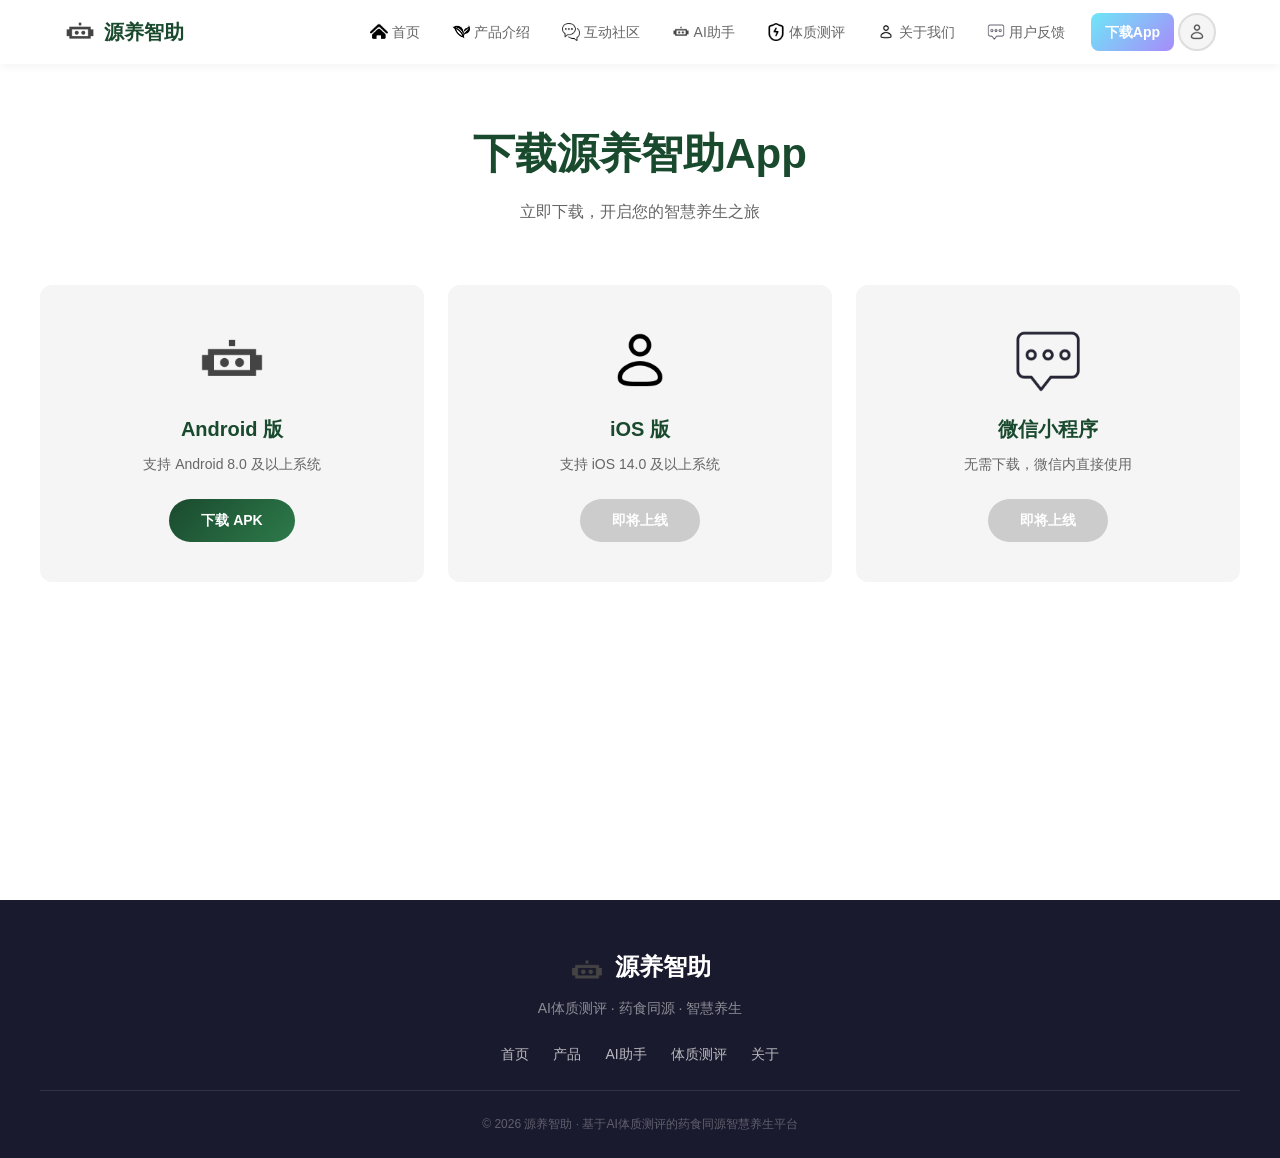
<file: download.html>
﻿<!DOCTYPE html>
<html lang="zh-CN">
<head>
  <meta charset="UTF-8" />
  <meta name="viewport" content="width=device-width, initial-scale=1.0" />
  <title>下载App - 源养智助</title>
  <meta name="description" content="下载源养智助App，开启您的智慧养生之旅。支持Android、iOS及微信小程序。" />
  <link rel="stylesheet" href="css/style.css" />
</head>
<body>

  <!-- ========== 顶部导航栏 ========== -->
  <nav class="navbar" id="navbar">
    <div class="nav-container">
      <a href="index.html" class="nav-logo">
        <img src="assets/jiqiren.png" class="logo-img" alt="logo" />
        <span class="logo-text">源养智助</span>
      </a>
      <div class="nav-links" id="navLinks">
        <a href="index.html" class="nav-link">
          <img src="assets/shouye.png" class="nav-icon" alt="首页" />首页
        </a>
        <a href="products.html" class="nav-link">
          <img src="assets/caoyao.png" class="nav-icon" alt="产品" />产品介绍
        </a>
        <a href="community.html" class="nav-link">
          <img src="assets/hudong.png" class="nav-icon" alt="社区" />互动社区
        </a>
        <a href="ai.html" class="nav-link">
          <img src="assets/jiqiren.png" class="nav-icon" alt="AI" />AI助手
        </a>
        <a href="quiz.html" class="nav-link">
          <img src="assets/yufang.png" class="nav-icon" alt="测评" />体质测评
        </a>
        <a href="about.html" class="nav-link">
          <img src="assets/yonghu.png" class="nav-icon" alt="关于" />关于我们
        </a>
        <a href="feedback.html" class="nav-link">
          <img src="assets/pinglun.png" class="nav-icon" alt="反馈" />用户反馈
        </a>
        <a href="download.html" class="nav-link nav-download active">
          下载App
        </a>
        <button id="navAvatarBtn" onclick="UserModule.openModal()" style="
          width:38px;height:38px;border-radius:50%;border:2px solid #ddd;
          background:#f5f5f5;cursor:pointer;display:flex;align-items:center;justify-content:center;
          overflow:hidden;flex-shrink:0;transition:border-color 0.2s;" onmouseover="this.style.borderColor='#2d6a4f'" onmouseout="this.style.borderColor='#ddd'">
          <img src="assets/yonghu.png" style="width:20px;height:20px;opacity:0.7;">
        </button>
      </div>
      <div class="nav-hamburger" id="navHamburger" onclick="toggleMenu()">
        <span></span><span></span><span></span>
      </div>
    </div>
  </nav>

  <!-- ========== 下载页面内容 ========== -->
  <section class="section" style="min-height: 100vh; padding-top: 120px;">
    <div class="section-container download-section">
      <h2 class="section-title">下载源养智助App</h2>
      <p class="section-desc">立即下载，开启您的智慧养生之旅</p>
      <div class="download-cards">
        <div class="download-card">
          <img src="assets/jiqiren.png" class="download-icon-big" alt="Android" />
          <h3>Android 版</h3>
          <p>支持 Android 8.0 及以上系统</p>
          <!-- TODO: 替换为真实APK云存储地址 -->
          <a href="https://1859677267.share.123865.com/123pan/rTvivd-Z6N3d" class="download-link" target="_blank" rel="noopener">下载 APK</a>
        </div>
        <div class="download-card">
          <img src="assets/yonghu.png" class="download-icon-big" alt="iOS" />
          <h3>iOS 版</h3>
          <p>支持 iOS 14.0 及以上系统</p>
          <a href="#" class="download-link disabled">即将上线</a>
        </div>
        <div class="download-card">
          <img src="assets/pinglun.png" class="download-icon-big" alt="小程序" />
          <h3>微信小程序</h3>
          <p>无需下载，微信内直接使用</p>
          <a href="#" class="download-link disabled">即将上线</a>
        </div>
      </div>
    </div>
  </section>

  <!-- ========== 页脚 ========== -->
  <footer class="footer">
    <div class="footer-container">
      <div class="footer-brand">
        <img src="assets/jiqiren.png" class="footer-logo-img" alt="源养智助" />
        <span class="logo-text">源养智助</span>
        <p>AI体质测评 · 药食同源 · 智慧养生</p>
      </div>
      <div class="footer-links">
        <a href="index.html">首页</a>
        <a href="products.html">产品</a>
        <a href="ai.html">AI助手</a>
        <a href="quiz.html">体质测评</a>
        <a href="about.html">关于</a>
      </div>
      <div class="footer-copy">
        © 2026 源养智助 · 基于AI体质测评的药食同源智慧养生平台
      </div>
    </div>
  </footer>

  <script src="js/main.js"></script>
  <script src="js/user.js"></script>
</body>
</html>
</file>
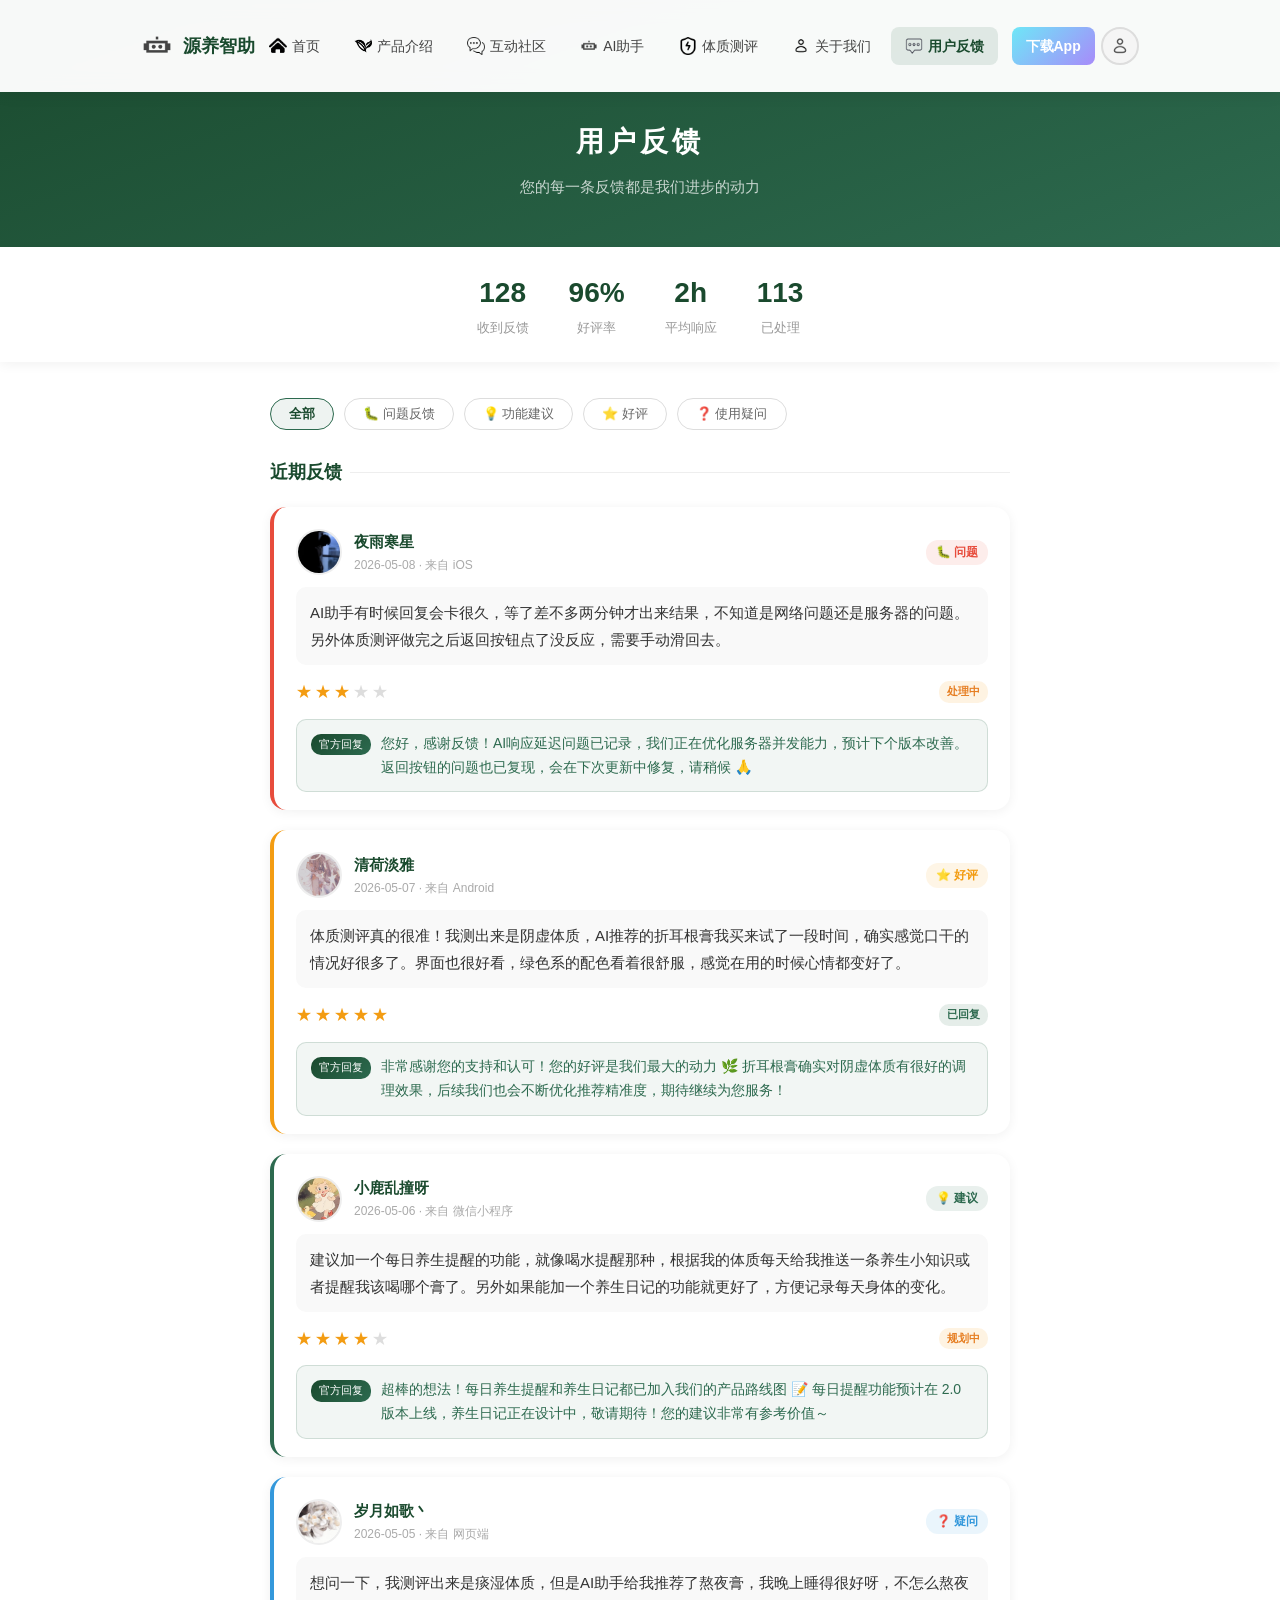
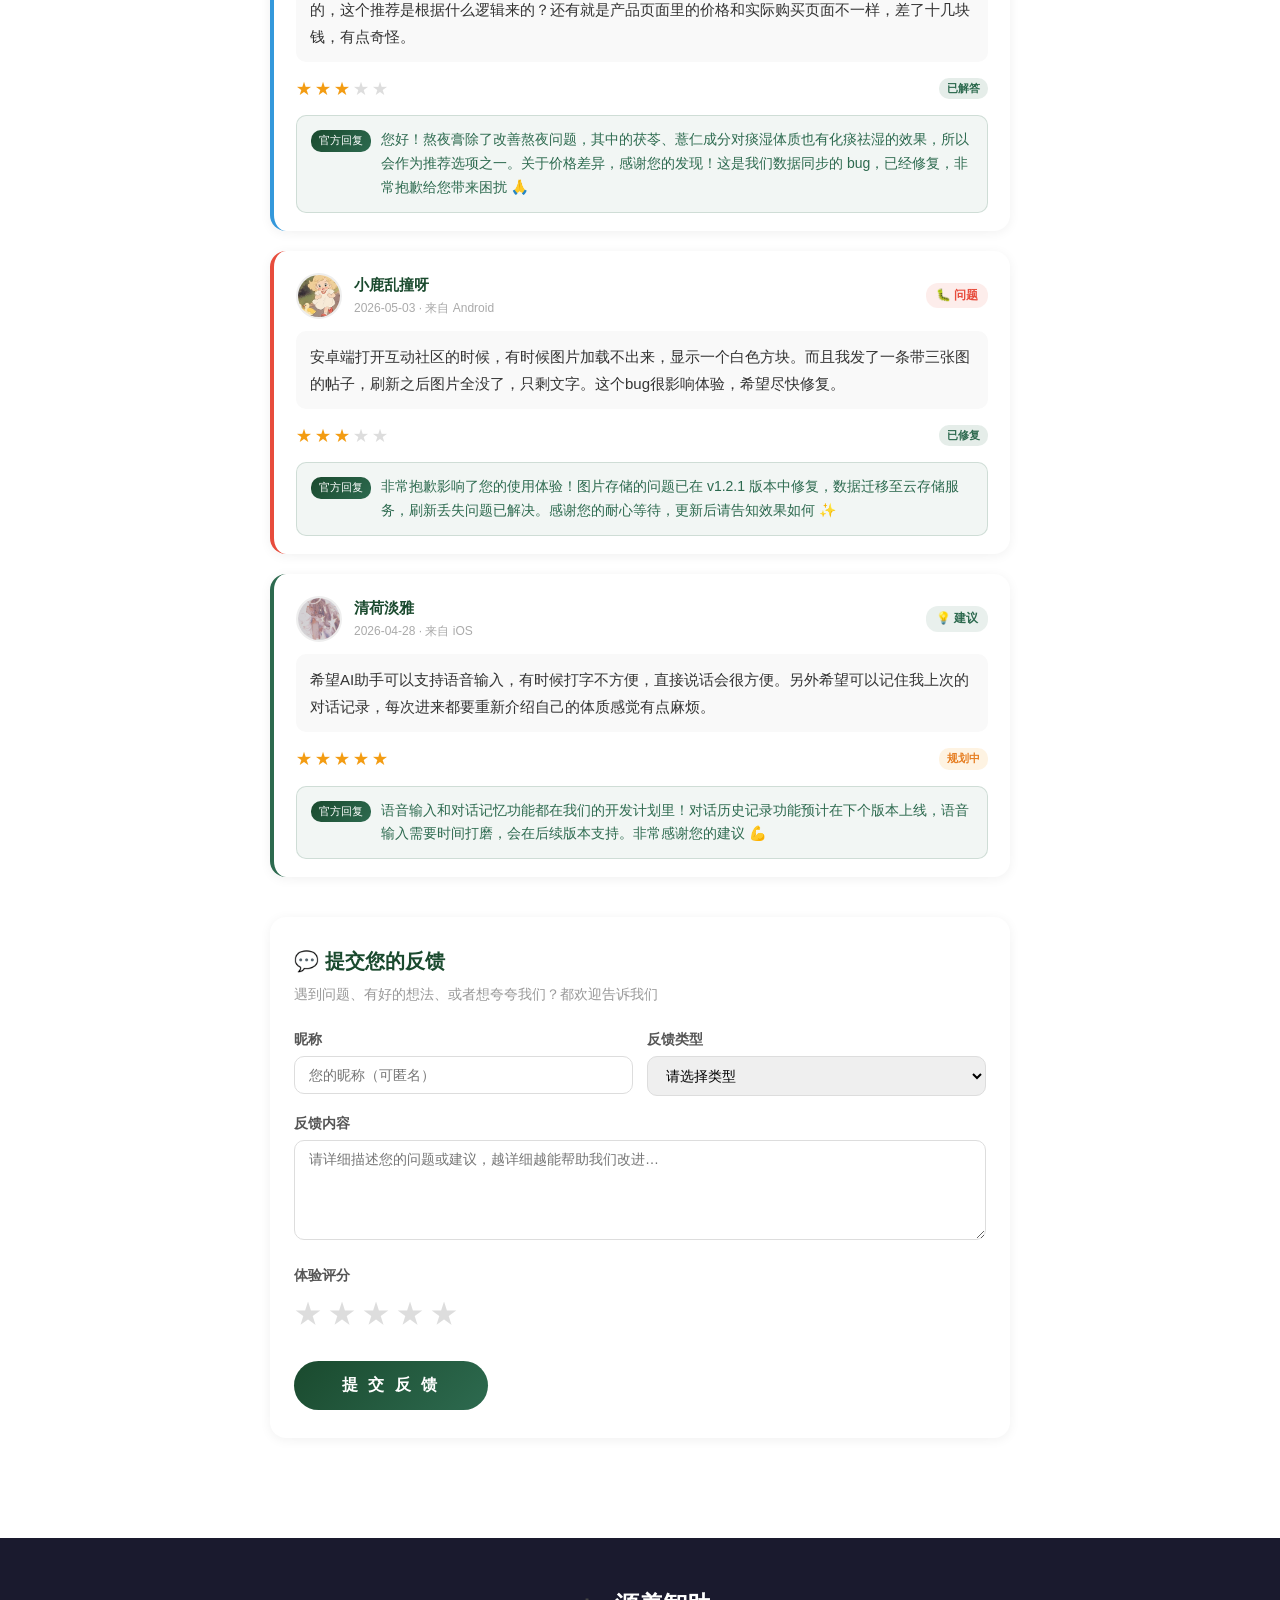
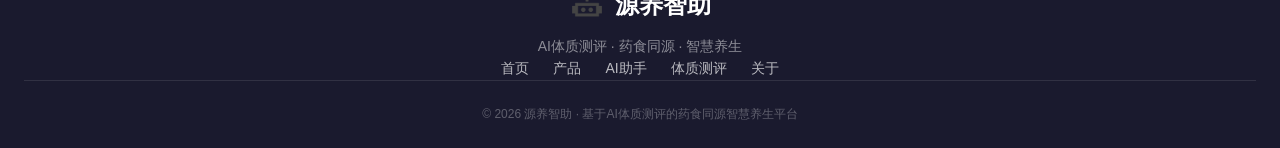
<file: feedback.html>
<!DOCTYPE html>
<html lang="zh-CN">
<head>
  <meta charset="UTF-8" />
  <meta name="viewport" content="width=device-width, initial-scale=1.0" />
  <title>用户反馈 - 源养智助</title>
  <link rel="stylesheet" href="css/style.css" />
  <style>
    /* ===== 导航栏（内联确保加载） ===== */
    .navbar {
      position: fixed; top: 0; left: 0; width: 100%; z-index: 1000;
      display: flex; align-items: center; justify-content: space-between;
      padding: 14px 36px;
      background: rgba(255,255,255,0.97);
      box-shadow: 0 2px 16px rgba(0,0,0,0.07);
      transition: background 0.3s;
    }
    .nav-logo { display: flex; align-items: center; gap: 10px; text-decoration: none; color: #1a4a2e; font-weight: 700; font-size: 18px; }
    .nav-logo-icon { width: 36px; height: 36px; border-radius: 8px; object-fit: cover; }
    .nav-links { display: flex; align-items: center; gap: 6px; }
    .nav-link {
      display: flex; align-items: center; gap: 5px;
      padding: 8px 14px; border-radius: 8px;
      font-size: 14px; color: #444; text-decoration: none;
      transition: all 0.2s; white-space: nowrap;
    }
    .nav-link:hover { background: rgba(45,106,79,0.08); color: #1a4a2e; }
    .nav-link.active { background: rgba(45,106,79,0.12); color: #1a4a2e; font-weight: 700; }
    .nav-icon { width: 18px; height: 18px; object-fit: contain; }
    .nav-download { background: linear-gradient(135deg,#1a4a2e,#2d6a4f); color: #fff !important; font-weight: 600; }
    .nav-download:hover { opacity: 0.9; }
    .nav-hamburger { display: none; flex-direction: column; gap: 5px; cursor: pointer; }
    .nav-hamburger span { display: block; width: 24px; height: 2.5px; background: #333; border-radius: 2px; }
    @media (max-width: 900px) {
      .nav-links { display: none; flex-direction: column; position: absolute;
        top: 64px; left: 0; width: 100%; background: #fff;
        box-shadow: 0 12px 32px rgba(0,0,0,0.1); padding: 16px 0; gap: 0; }
      .nav-links.open { display: flex; }
      .nav-link { padding: 14px 24px; border-radius: 0; }
      .nav-hamburger { display: flex; }
    }
  </style>
  <style>
    /* ===== 页面顶部 ===== */
    .feedback-hero {
      background: linear-gradient(160deg, #1a4a2e 0%, #2d6a4f 100%);
      padding: 120px 24px 48px;
      text-align: center;
      color: #fff;
    }
    .feedback-hero h2 {
      font-size: 28px;
      font-weight: 700;
      letter-spacing: 4px;
      margin-bottom: 10px;
    }
    .feedback-hero p {
      color: rgba(255,255,255,0.75);
      font-size: 15px;
    }

    /* ===== 统计栏 ===== */
    .feedback-stats {
      display: flex;
      justify-content: center;
      gap: 40px;
      flex-wrap: wrap;
      background: #fff;
      padding: 24px 20px;
      box-shadow: 0 2px 12px rgba(0,0,0,0.06);
    }
    .stat-item { text-align: center; }
    .stat-num { font-size: 28px; font-weight: 800; color: #1a4a2e; }
    .stat-label { font-size: 13px; color: #999; margin-top: 2px; }

    /* ===== 主体容器 ===== */
    .feedback-main {
      max-width: 780px;
      margin: 0 auto;
      padding: 36px 20px 100px;
    }

    /* ===== 筛选栏 ===== */
    .filter-bar {
      display: flex;
      gap: 10px;
      flex-wrap: wrap;
      margin-bottom: 28px;
    }
    .filter-btn {
      padding: 6px 18px;
      border-radius: 20px;
      border: 1.5px solid #ddd;
      background: #fff;
      font-size: 13px;
      color: #666;
      cursor: pointer;
      transition: all 0.2s;
    }
    .filter-btn:hover, .filter-btn.active {
      border-color: #2d6a4f;
      color: #1a4a2e;
      background: rgba(45,106,79,0.08);
      font-weight: 600;
    }

    /* ===== 反馈卡片 ===== */
    .feedback-card {
      background: #fff;
      border-radius: 16px;
      padding: 22px 22px 18px;
      margin-bottom: 20px;
      box-shadow: 0 2px 12px rgba(0,0,0,0.06);
      border-left: 4px solid transparent;
      transition: box-shadow 0.2s;
    }
    .feedback-card:hover { box-shadow: 0 6px 20px rgba(0,0,0,0.1); }
    .feedback-card.type-bug   { border-left-color: #e74c3c; }
    .feedback-card.type-sugg  { border-left-color: #2d6a4f; }
    .feedback-card.type-praise{ border-left-color: #f39c12; }
    .feedback-card.type-question { border-left-color: #3498db; }

    .card-header { display: flex; align-items: center; gap: 12px; margin-bottom: 12px; }
    .card-avatar {
      width: 46px; height: 46px; border-radius: 50%;
      object-fit: cover; flex-shrink: 0;
      border: 2px solid #eee;
    }
    .card-user-info { flex: 1; }
    .card-username { font-weight: 700; color: #1a4a2e; font-size: 15px; }
    .card-meta { font-size: 12px; color: #aaa; margin-top: 2px; }
    .card-tag {
      font-size: 12px; padding: 3px 10px; border-radius: 12px;
      font-weight: 600; flex-shrink: 0;
    }
    .tag-bug     { background: rgba(231,76,60,0.1);  color: #e74c3c; }
    .tag-sugg    { background: rgba(45,106,79,0.1);  color: #2d6a4f; }
    .tag-praise  { background: rgba(243,156,18,0.1); color: #f39c12; }
    .tag-question{ background: rgba(52,152,219,0.1); color: #3498db; }

    .card-content {
      color: #333; font-size: 15px; line-height: 1.8;
      margin-bottom: 14px; padding: 12px 14px;
      background: #f9f9f9; border-radius: 10px;
    }
    .card-footer { display: flex; align-items: center; justify-content: space-between; flex-wrap: wrap; gap: 10px; }
    .card-rating { display: flex; gap: 3px; }
    .star { font-size: 16px; color: #ddd; }
    .star.filled { color: #f39c12; }

    /* 官方回复 */
    .official-reply {
      margin-top: 14px;
      padding: 12px 14px;
      background: rgba(45,106,79,0.06);
      border: 1px solid rgba(45,106,79,0.18);
      border-radius: 10px;
      display: flex;
      gap: 10px;
      align-items: flex-start;
    }
    .reply-badge {
      background: linear-gradient(135deg, #1a4a2e, #2d6a4f);
      color: #fff; font-size: 11px; padding: 2px 8px;
      border-radius: 10px; flex-shrink: 0; margin-top: 2px; white-space: nowrap;
    }
    .reply-text { color: #2d6a4f; font-size: 14px; line-height: 1.7; }

    /* 状态标签 */
    .status-badge {
      font-size: 11px; padding: 2px 8px; border-radius: 10px; font-weight: 600;
    }
    .status-resolved { background: rgba(45,106,79,0.12); color: #2d6a4f; }
    .status-processing { background: rgba(243,156,18,0.12); color: #e67e22; }
    .status-pending { background: rgba(150,150,150,0.12); color: #888; }

    /* ===== 提交反馈表单 ===== */
    .submit-section {
      margin-top: 40px;
      background: #fff;
      border-radius: 16px;
      padding: 28px 24px;
      box-shadow: 0 2px 12px rgba(0,0,0,0.06);
    }
    .submit-section h3 {
      color: #1a4a2e; font-size: 20px; margin-bottom: 6px; font-weight: 700;
    }
    .submit-section .sub-desc {
      color: #999; font-size: 14px; margin-bottom: 22px;
    }
    .form-row { margin-bottom: 16px; }
    .form-row label {
      display: block; color: #555; font-size: 14px;
      margin-bottom: 6px; font-weight: 600;
    }
    .form-row input, .form-row textarea, .form-row select {
      width: 100%; padding: 10px 14px; border: 1.5px solid #ddd;
      border-radius: 10px; font-size: 14px; outline: none;
      font-family: inherit; box-sizing: border-box; transition: border-color 0.2s;
    }
    .form-row input:focus, .form-row textarea:focus, .form-row select:focus {
      border-color: #2d6a4f;
    }
    .form-row textarea { min-height: 100px; resize: vertical; }
    .form-row-2 { display: flex; gap: 14px; }
    .form-row-2 .form-row { flex: 1; }

    /* 星级评分 */
    .star-rating { display: flex; gap: 6px; margin-top: 4px; }
    .star-rating .s {
      font-size: 28px; color: #ddd; cursor: pointer; transition: color 0.15s;
    }
    .star-rating .s.active { color: #f39c12; }
    .star-rating .s:hover { color: #f39c12; }

    .submit-btn {
      background: linear-gradient(135deg, #1a4a2e, #2d6a4f);
      color: #fff; border: none; padding: 14px 48px;
      border-radius: 50px; font-size: 16px; font-weight: 700;
      cursor: pointer; transition: transform 0.2s, box-shadow 0.2s;
      letter-spacing: 3px; margin-top: 8px;
    }
    .submit-btn:hover { transform: scale(1.04); box-shadow: 0 8px 24px rgba(45,106,79,0.4); }

    /* 成功提示 */
    .success-toast {
      display: none; position: fixed; bottom: 100px; left: 50%;
      transform: translateX(-50%);
      background: #2d6a4f; color: #fff; padding: 12px 28px;
      border-radius: 50px; font-size: 14px; z-index: 999;
      box-shadow: 0 6px 20px rgba(0,0,0,0.2);
    }
    .success-toast.show { display: block; animation: fadeInUp 0.3s ease; }
    @keyframes fadeInUp {
      from { opacity: 0; transform: translateX(-50%) translateY(16px); }
      to   { opacity: 1; transform: translateX(-50%) translateY(0); }
    }

    /* 分区标题 */
    .section-label {
      font-size: 18px; color: #1a4a2e; font-weight: 700;
      margin-bottom: 20px; display: flex; align-items: center; gap: 8px;
    }
    .section-label::after {
      content: ''; flex: 1; height: 1px; background: #eee;
    }
  </style>
</head>
<body>

  <!-- 导航栏 -->
  <nav class="navbar" id="navbar">
    <div class="nav-container">
      <a href="index.html" class="nav-logo">
        <img src="assets/jiqiren.png" class="logo-img" alt="logo" />
        <span class="logo-text">源养智助</span>
      </a>
      <div class="nav-links" id="navLinks">
        <a href="index.html" class="nav-link"><img src="assets/shouye.png" class="nav-icon" alt="首页" />首页</a>
        <a href="products.html" class="nav-link"><img src="assets/caoyao.png" class="nav-icon" alt="产品" />产品介绍</a>
        <a href="community.html" class="nav-link"><img src="assets/hudong.png" class="nav-icon" alt="社区" />互动社区</a>
        <a href="ai.html" class="nav-link"><img src="assets/jiqiren.png" class="nav-icon" alt="AI" />AI助手</a>
        <a href="quiz.html" class="nav-link"><img src="assets/yufang.png" class="nav-icon" alt="测评" />体质测评</a>
        <a href="about.html" class="nav-link"><img src="assets/yonghu.png" class="nav-icon" alt="关于" />关于我们</a>
        <a href="feedback.html" class="nav-link active"><img src="assets/pinglun.png" class="nav-icon" alt="反馈" />用户反馈</a>
        <a href="download.html" class="nav-link nav-download">下载App</a>
        <!-- 用户头像按钮 -->
        <button id="navAvatarBtn" onclick="UserModule.openModal()" style="
          width:38px;height:38px;border-radius:50%;border:2px solid #ddd;
          background:#f5f5f5;cursor:pointer;display:flex;align-items:center;justify-content:center;
          overflow:hidden;flex-shrink:0;transition:border-color 0.2s;" onmouseover="this.style.borderColor='#2d6a4f'" onmouseout="this.style.borderColor='#ddd'">
          <img src="assets/yonghu.png" style="width:20px;height:20px;opacity:0.7;">
        </button>
      </div>
      <div class="nav-hamburger" id="navHamburger" onclick="toggleMenu()">
        <span></span><span></span><span></span>
      </div>
    </div>
  </nav>

  <!-- 顶部 -->
  <section class="feedback-hero">
    <h2>用户反馈</h2>
    <p>您的每一条反馈都是我们进步的动力</p>
  </section>

  <!-- 统计 -->
  <div class="feedback-stats">
    <div class="stat-item"><div class="stat-num">128</div><div class="stat-label">收到反馈</div></div>
    <div class="stat-item"><div class="stat-num">96%</div><div class="stat-label">好评率</div></div>
    <div class="stat-item"><div class="stat-num">2h</div><div class="stat-label">平均响应</div></div>
    <div class="stat-item"><div class="stat-num">113</div><div class="stat-label">已处理</div></div>
  </div>

  <div class="feedback-main">

    <!-- 筛选 -->
    <div class="filter-bar">
      <button class="filter-btn active" onclick="filterCards('all', this)">全部</button>
      <button class="filter-btn" onclick="filterCards('bug', this)">🐛 问题反馈</button>
      <button class="filter-btn" onclick="filterCards('sugg', this)">💡 功能建议</button>
      <button class="filter-btn" onclick="filterCards('praise', this)">⭐ 好评</button>
      <button class="filter-btn" onclick="filterCards('question', this)">❓ 使用疑问</button>
    </div>

    <!-- 反馈列表 -->
    <div class="section-label">近期反馈</div>
    <div id="feedbackList">

      <!-- 卡片1 -->
      <div class="feedback-card type-bug" data-type="bug">
        <div class="card-header">
          <img src="assets/avatar4.jpg" class="card-avatar" alt="头像" />
          <div class="card-user-info">
            <div class="card-username">夜雨寒星</div>
            <div class="card-meta">2026-05-08 · 来自 iOS</div>
          </div>
          <span class="card-tag tag-bug">🐛 问题</span>
        </div>
        <div class="card-content">
          AI助手有时候回复会卡很久，等了差不多两分钟才出来结果，不知道是网络问题还是服务器的问题。另外体质测评做完之后返回按钮点了没反应，需要手动滑回去。
        </div>
        <div class="card-footer">
          <div class="card-rating">
            <span class="star filled">★</span><span class="star filled">★</span>
            <span class="star filled">★</span><span class="star">★</span><span class="star">★</span>
          </div>
          <span class="status-badge status-processing">处理中</span>
        </div>
        <div class="official-reply">
          <span class="reply-badge">官方回复</span>
          <div class="reply-text">您好，感谢反馈！AI响应延迟问题已记录，我们正在优化服务器并发能力，预计下个版本改善。返回按钮的问题也已复现，会在下次更新中修复，请稍候 🙏</div>
        </div>
      </div>

      <!-- 卡片2 -->
      <div class="feedback-card type-praise" data-type="praise">
        <div class="card-header">
          <img src="assets/avatar1.jpg" class="card-avatar" alt="头像" />
          <div class="card-user-info">
            <div class="card-username">清荷淡雅</div>
            <div class="card-meta">2026-05-07 · 来自 Android</div>
          </div>
          <span class="card-tag tag-praise">⭐ 好评</span>
        </div>
        <div class="card-content">
          体质测评真的很准！我测出来是阴虚体质，AI推荐的折耳根膏我买来试了一段时间，确实感觉口干的情况好很多了。界面也很好看，绿色系的配色看着很舒服，感觉在用的时候心情都变好了。
        </div>
        <div class="card-footer">
          <div class="card-rating">
            <span class="star filled">★</span><span class="star filled">★</span>
            <span class="star filled">★</span><span class="star filled">★</span><span class="star filled">★</span>
          </div>
          <span class="status-badge status-resolved">已回复</span>
        </div>
        <div class="official-reply">
          <span class="reply-badge">官方回复</span>
          <div class="reply-text">非常感谢您的支持和认可！您的好评是我们最大的动力 🌿 折耳根膏确实对阴虚体质有很好的调理效果，后续我们也会不断优化推荐精准度，期待继续为您服务！</div>
        </div>
      </div>

      <!-- 卡片3 -->
      <div class="feedback-card type-sugg" data-type="sugg">
        <div class="card-header">
          <img src="assets/avatar2.jpg" class="card-avatar" alt="头像" />
          <div class="card-user-info">
            <div class="card-username">小鹿乱撞呀</div>
            <div class="card-meta">2026-05-06 · 来自 微信小程序</div>
          </div>
          <span class="card-tag tag-sugg">💡 建议</span>
        </div>
        <div class="card-content">
          建议加一个每日养生提醒的功能，就像喝水提醒那种，根据我的体质每天给我推送一条养生小知识或者提醒我该喝哪个膏了。另外如果能加一个养生日记的功能就更好了，方便记录每天身体的变化。
        </div>
        <div class="card-footer">
          <div class="card-rating">
            <span class="star filled">★</span><span class="star filled">★</span>
            <span class="star filled">★</span><span class="star filled">★</span><span class="star">★</span>
          </div>
          <span class="status-badge status-processing">规划中</span>
        </div>
        <div class="official-reply">
          <span class="reply-badge">官方回复</span>
          <div class="reply-text">超棒的想法！每日养生提醒和养生日记都已加入我们的产品路线图 📝 每日提醒功能预计在 2.0 版本上线，养生日记正在设计中，敬请期待！您的建议非常有参考价值～</div>
        </div>
      </div>

      <!-- 卡片4 -->
      <div class="feedback-card type-question" data-type="question">
        <div class="card-header">
          <img src="assets/avatar3.jpg" class="card-avatar" alt="头像" />
          <div class="card-user-info">
            <div class="card-username">岁月如歌丶</div>
            <div class="card-meta">2026-05-05 · 来自 网页端</div>
          </div>
          <span class="card-tag tag-question">❓ 疑问</span>
        </div>
        <div class="card-content">
          想问一下，我测评出来是痰湿体质，但是AI助手给我推荐了熬夜膏，我晚上睡得很好呀，不怎么熬夜的，这个推荐是根据什么逻辑来的？还有就是产品页面里的价格和实际购买页面不一样，差了十几块钱，有点奇怪。
        </div>
        <div class="card-footer">
          <div class="card-rating">
            <span class="star filled">★</span><span class="star filled">★</span>
            <span class="star filled">★</span><span class="star">★</span><span class="star">★</span>
          </div>
          <span class="status-badge status-resolved">已解答</span>
        </div>
        <div class="official-reply">
          <span class="reply-badge">官方回复</span>
          <div class="reply-text">您好！熬夜膏除了改善熬夜问题，其中的茯苓、薏仁成分对痰湿体质也有化痰祛湿的效果，所以会作为推荐选项之一。关于价格差异，感谢您的发现！这是我们数据同步的 bug，已经修复，非常抱歉给您带来困扰 🙏</div>
        </div>
      </div>

      <!-- 卡片5 -->
      <div class="feedback-card type-bug" data-type="bug">
        <div class="card-header">
          <img src="assets/avatar2.jpg" class="card-avatar" alt="头像" />
          <div class="card-user-info">
            <div class="card-username">小鹿乱撞呀</div>
            <div class="card-meta">2026-05-03 · 来自 Android</div>
          </div>
          <span class="card-tag tag-bug">🐛 问题</span>
        </div>
        <div class="card-content">
          安卓端打开互动社区的时候，有时候图片加载不出来，显示一个白色方块。而且我发了一条带三张图的帖子，刷新之后图片全没了，只剩文字。这个bug很影响体验，希望尽快修复。
        </div>
        <div class="card-footer">
          <div class="card-rating">
            <span class="star filled">★</span><span class="star filled">★</span>
            <span class="star filled">★</span><span class="star">★</span><span class="star">★</span>
          </div>
          <span class="status-badge status-resolved">已修复</span>
        </div>
        <div class="official-reply">
          <span class="reply-badge">官方回复</span>
          <div class="reply-text">非常抱歉影响了您的使用体验！图片存储的问题已在 v1.2.1 版本中修复，数据迁移至云存储服务，刷新丢失问题已解决。感谢您的耐心等待，更新后请告知效果如何 ✨</div>
        </div>
      </div>

      <!-- 卡片6 -->
      <div class="feedback-card type-sugg" data-type="sugg">
        <div class="card-header">
          <img src="assets/avatar1.jpg" class="card-avatar" alt="头像" />
          <div class="card-user-info">
            <div class="card-username">清荷淡雅</div>
            <div class="card-meta">2026-04-28 · 来自 iOS</div>
          </div>
          <span class="card-tag tag-sugg">💡 建议</span>
        </div>
        <div class="card-content">
          希望AI助手可以支持语音输入，有时候打字不方便，直接说话会很方便。另外希望可以记住我上次的对话记录，每次进来都要重新介绍自己的体质感觉有点麻烦。
        </div>
        <div class="card-footer">
          <div class="card-rating">
            <span class="star filled">★</span><span class="star filled">★</span>
            <span class="star filled">★</span><span class="star filled">★</span><span class="star filled">★</span>
          </div>
          <span class="status-badge status-processing">规划中</span>
        </div>
        <div class="official-reply">
          <span class="reply-badge">官方回复</span>
          <div class="reply-text">语音输入和对话记忆功能都在我们的开发计划里！对话历史记录功能预计在下个版本上线，语音输入需要时间打磨，会在后续版本支持。非常感谢您的建议 💪</div>
        </div>
      </div>

    </div>

    <!-- 提交反馈表单 -->
    <div class="submit-section" id="submitForm">
      <h3>💬 提交您的反馈</h3>
      <p class="sub-desc">遇到问题、有好的想法、或者想夸夸我们？都欢迎告诉我们</p>

      <div class="form-row-2">
        <div class="form-row">
          <label>昵称</label>
          <input type="text" id="fbName" placeholder="您的昵称（可匿名）" />
        </div>
        <div class="form-row">
          <label>反馈类型</label>
          <select id="fbType">
            <option value="">请选择类型</option>
            <option value="bug">🐛 问题反馈</option>
            <option value="sugg">💡 功能建议</option>
            <option value="praise">⭐ 产品好评</option>
            <option value="question">❓ 使用疑问</option>
          </select>
        </div>
      </div>

      <div class="form-row">
        <label>反馈内容</label>
        <textarea id="fbContent" placeholder="请详细描述您的问题或建议，越详细越能帮助我们改进…" maxlength="500"></textarea>
      </div>

      <div class="form-row">
        <label>体验评分</label>
        <div class="star-rating" id="starRating">
          <span class="s" onclick="setRating(1)">★</span>
          <span class="s" onclick="setRating(2)">★</span>
          <span class="s" onclick="setRating(3)">★</span>
          <span class="s" onclick="setRating(4)">★</span>
          <span class="s" onclick="setRating(5)">★</span>
        </div>
      </div>

      <button class="submit-btn" onclick="submitFeedback()">提 交 反 馈</button>
    </div>

  </div>

  <!-- 成功提示 -->
  <div class="success-toast" id="successToast">✅ 反馈已提交，感谢您的支持！我们会在 24 小时内处理</div>

  <!-- 页脚 -->
  <footer class="footer">
    <div class="footer-brand">
      <img src="assets/jiqiren.png" class="footer-logo-img" alt="源养智助" />
      <span class="logo-text">源养智助</span>
      <p>AI体质测评 · 药食同源 · 智慧养生</p>
    </div>
    <div class="footer-links">
      <a href="index.html">首页</a>
      <a href="products.html">产品</a>
      <a href="ai.html">AI助手</a>
      <a href="quiz.html">体质测评</a>
      <a href="about.html">关于</a>
    </div>
    <div class="footer-copy">© 2026 源养智助 · 基于AI体质测评的药食同源智慧养生平台</div>
  </footer>

  <script>
    /* 筛选 */
    function filterCards(type, btn) {
      document.querySelectorAll('.filter-btn').forEach(b => b.classList.remove('active'));
      btn.classList.add('active');
      document.querySelectorAll('.feedback-card').forEach(card => {
        card.style.display = (type === 'all' || card.dataset.type === type) ? 'block' : 'none';
      });
    }

    /* 星级评分 */
    let currentRating = 0;
    function setRating(n) {
      currentRating = n;
      document.querySelectorAll('#starRating .s').forEach((s, i) => {
        s.classList.toggle('active', i < n);
      });
    }

    /* 提交反馈 */
    function submitFeedback() {
      const name = document.getElementById('fbName').value.trim() || '匿名用户';
      const type = document.getElementById('fbType').value;
      const content = document.getElementById('fbContent').value.trim();
      if (!content) { alert('请填写反馈内容'); return; }
      if (!type) { alert('请选择反馈类型'); return; }

      // 加入列表
      const typeMap = {
        bug: { label: '🐛 问题', cls: 'type-bug', tagCls: 'tag-bug' },
        sugg: { label: '💡 建议', cls: 'type-sugg', tagCls: 'tag-sugg' },
        praise: { label: '⭐ 好评', cls: 'type-praise', tagCls: 'tag-praise' },
        question: { label: '❓ 疑问', cls: 'type-question', tagCls: 'tag-question' },
      };
      const t = typeMap[type];
      const stars = '★'.repeat(currentRating || 5) + '☆'.repeat(5 - (currentRating || 5));
      const card = document.createElement('div');
      card.className = `feedback-card ${t.cls}`;
      card.dataset.type = type;
      card.innerHTML = `
        <div class="card-header">
          <div class="post-avatar" style="width:46px;height:46px;border-radius:50%;background:linear-gradient(135deg,#1a4a2e,#2d6a4f);display:flex;align-items:center;justify-content:center;color:#fff;font-size:18px;font-weight:700;flex-shrink:0;">${name[0]}</div>
          <div class="card-user-info">
            <div class="card-username">${escHtml(name)}</div>
            <div class="card-meta">${new Date().toLocaleDateString('zh-CN')} · 来自 网页端</div>
          </div>
          <span class="card-tag ${t.tagCls}">${t.label}</span>
        </div>
        <div class="card-content">${escHtml(content)}</div>
        <div class="card-footer">
          <div class="card-rating">${stars.split('').map(s => `<span class="star ${s==='★'?'filled':''}">${s}</span>`).join('')}</div>
          <span class="status-badge status-pending">待处理</span>
        </div>`;
      document.getElementById('feedbackList').prepend(card);

      // 清空表单
      document.getElementById('fbName').value = '';
      document.getElementById('fbType').value = '';
      document.getElementById('fbContent').value = '';
      setRating(0);

      // 提示
      const toast = document.getElementById('successToast');
      toast.classList.add('show');
      setTimeout(() => toast.classList.remove('show'), 3500);

      // 滚动到新卡片
      card.scrollIntoView({ behavior: 'smooth', block: 'center' });
    }

    function escHtml(s) {
      return s.replace(/&/g,'&amp;').replace(/</g,'&lt;').replace(/>/g,'&gt;');
    }

    /* 导航栏滚动效果 */
    window.addEventListener('scroll', () => {
      document.getElementById('navbar').classList.toggle('scrolled', window.scrollY > 50);
    });
    function toggleMenu() {
      document.getElementById('navLinks').classList.toggle('open');
    }
  </script>
  <script src="js/user.js"></script>
</body>
</html>
</file>
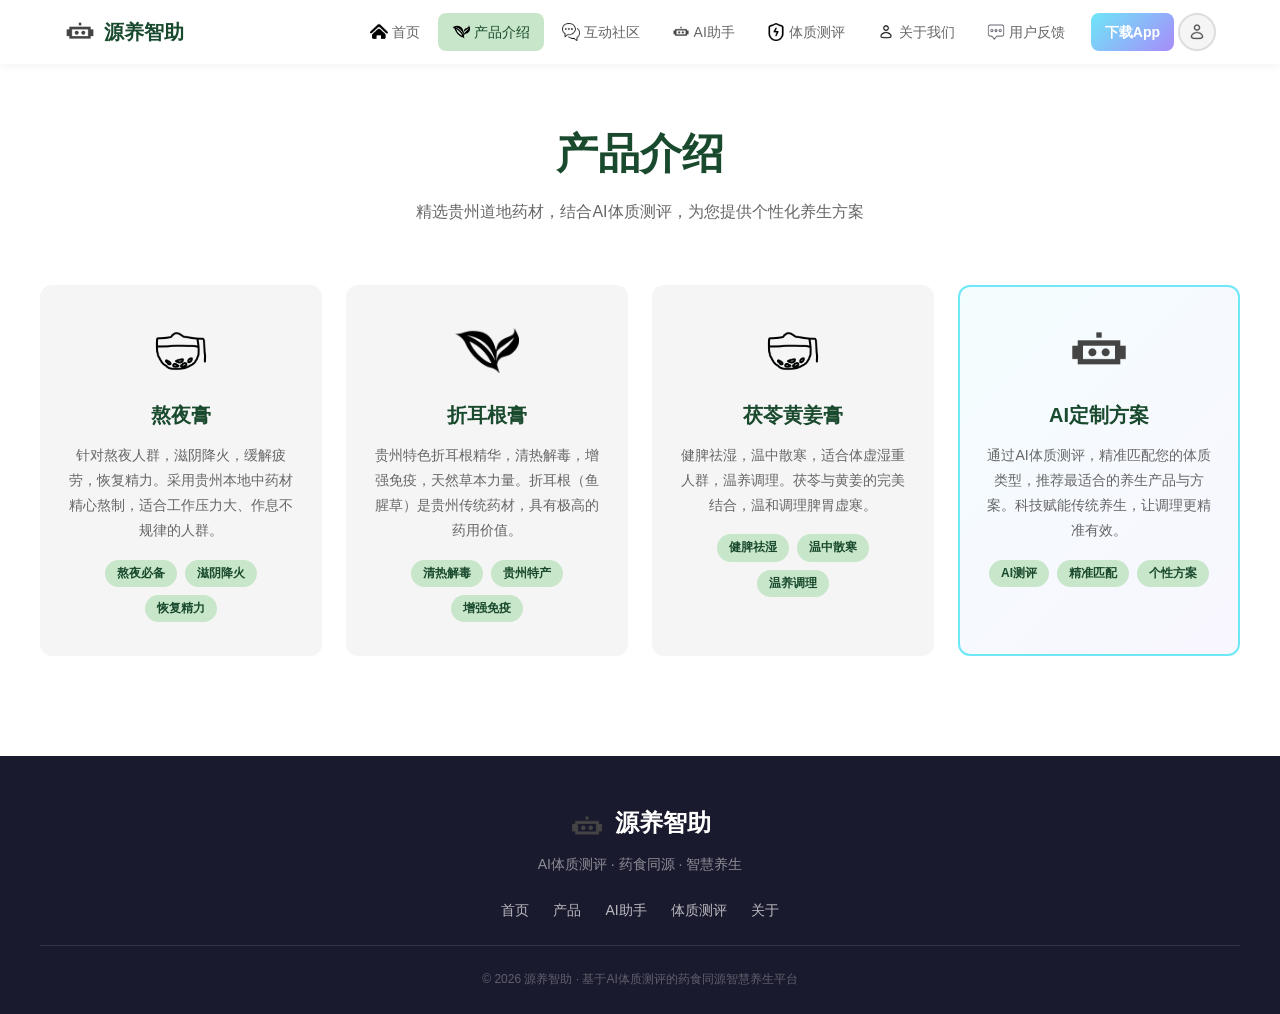
<file: products.html>
﻿<!DOCTYPE html>
<html lang="zh-CN">
<head>
  <meta charset="UTF-8" />
  <meta name="viewport" content="width=device-width, initial-scale=1.0" />
  <title>产品介绍 - 源养智助</title>
  <meta name="description" content="源养智助产品介绍：熬夜膏、折耳根膏、茯苓黄姜膏，贵州道地药材，AI定制养生方案。" />
  <link rel="stylesheet" href="css/style.css" />
</head>
<body>

  <!-- ========== 顶部导航栏 ========== -->
  <nav class="navbar" id="navbar">
    <div class="nav-container">
      <a href="index.html" class="nav-logo">
        <img src="assets/jiqiren.png" class="logo-img" alt="logo" />
        <span class="logo-text">源养智助</span>
      </a>
      <div class="nav-links" id="navLinks">
        <a href="index.html" class="nav-link">
          <img src="assets/shouye.png" class="nav-icon" alt="首页" />首页
        </a>
        <a href="products.html" class="nav-link active">
          <img src="assets/caoyao.png" class="nav-icon" alt="产品" />产品介绍
        </a>
        <a href="community.html" class="nav-link">
          <img src="assets/hudong.png" class="nav-icon" alt="社区" />互动社区
        </a>
        <a href="ai.html" class="nav-link">
          <img src="assets/jiqiren.png" class="nav-icon" alt="AI" />AI助手
        </a>
        <a href="quiz.html" class="nav-link">
          <img src="assets/yufang.png" class="nav-icon" alt="测评" />体质测评
        </a>
        <a href="about.html" class="nav-link">
          <img src="assets/yonghu.png" class="nav-icon" alt="关于" />关于我们
        </a>
        <a href="feedback.html" class="nav-link">
          <img src="assets/pinglun.png" class="nav-icon" alt="反馈" />用户反馈
        </a>
        <a href="download.html" class="nav-link nav-download">
          下载App
        </a>
        <button id="navAvatarBtn" onclick="UserModule.openModal()" style="
          width:38px;height:38px;border-radius:50%;border:2px solid #ddd;
          background:#f5f5f5;cursor:pointer;display:flex;align-items:center;justify-content:center;
          overflow:hidden;flex-shrink:0;transition:border-color 0.2s;" onmouseover="this.style.borderColor='#2d6a4f'" onmouseout="this.style.borderColor='#ddd'">
          <img src="assets/yonghu.png" style="width:20px;height:20px;opacity:0.7;">
        </button>
      </div>
      <div class="nav-hamburger" id="navHamburger" onclick="toggleMenu()">
        <span></span><span></span><span></span>
      </div>
    </div>
  </nav>

  <!-- ========== 产品介绍内容 ========== -->
  <section class="section" style="padding-top: 120px;">
    <div class="section-container">
      <h2 class="section-title">产品介绍</h2>
      <p class="section-desc">精选贵州道地药材，结合AI体质测评，为您提供个性化养生方案</p>
      <div class="products-grid">

        <div class="product-card">
          <img src="assets/icon_yangshengcha.png" class="product-img" alt="熬夜膏" />
          <h3 class="product-name">熬夜膏</h3>
          <p class="product-desc">针对熬夜人群，滋阴降火，缓解疲劳，恢复精力。采用贵州本地中药材精心熬制，适合工作压力大、作息不规律的人群。</p>
          <div class="product-tags">
            <span class="tag">熬夜必备</span>
            <span class="tag">滋阴降火</span>
            <span class="tag">恢复精力</span>
          </div>
        </div>

        <div class="product-card">
          <img src="assets/caoyao.png" class="product-img" alt="折耳根膏" />
          <h3 class="product-name">折耳根膏</h3>
          <p class="product-desc">贵州特色折耳根精华，清热解毒，增强免疫，天然草本力量。折耳根（鱼腥草）是贵州传统药材，具有极高的药用价值。</p>
          <div class="product-tags">
            <span class="tag">清热解毒</span>
            <span class="tag">贵州特产</span>
            <span class="tag">增强免疫</span>
          </div>
        </div>

        <div class="product-card">
          <img src="assets/icon_yangshengcha.png" class="product-img" alt="茯苓黄姜膏" />
          <h3 class="product-name">茯苓黄姜膏</h3>
          <p class="product-desc">健脾祛湿，温中散寒，适合体虚湿重人群，温养调理。茯苓与黄姜的完美结合，温和调理脾胃虚寒。</p>
          <div class="product-tags">
            <span class="tag">健脾祛湿</span>
            <span class="tag">温中散寒</span>
            <span class="tag">温养调理</span>
          </div>
        </div>

        <div class="product-card product-card-highlight">
          <img src="assets/jiqiren.png" class="product-img" alt="AI定制" />
          <h3 class="product-name">AI定制方案</h3>
          <p class="product-desc">通过AI体质测评，精准匹配您的体质类型，推荐最适合的养生产品与方案。科技赋能传统养生，让调理更精准有效。</p>
          <div class="product-tags">
            <span class="tag">AI测评</span>
            <span class="tag">精准匹配</span>
            <span class="tag">个性方案</span>
          </div>
        </div>

      </div>
    </div>
  </section>

  <!-- ========== 页脚 ========== -->
  <footer class="footer">
    <div class="footer-container">
      <div class="footer-brand">
        <img src="assets/jiqiren.png" class="footer-logo-img" alt="源养智助" />
        <span class="logo-text">源养智助</span>
        <p>AI体质测评 · 药食同源 · 智慧养生</p>
      </div>
      <div class="footer-links">
        <a href="index.html">首页</a>
        <a href="products.html">产品</a>
        <a href="ai.html">AI助手</a>
        <a href="quiz.html">体质测评</a>
        <a href="about.html">关于</a>
      </div>
      <div class="footer-copy">
        © 2026 源养智助 · 基于AI体质测评的药食同源智慧养生平台
      </div>
    </div>
  </footer>

  <script src="js/main.js"></script>
  <script src="js/user.js"></script>
</body>
</html>
</file>
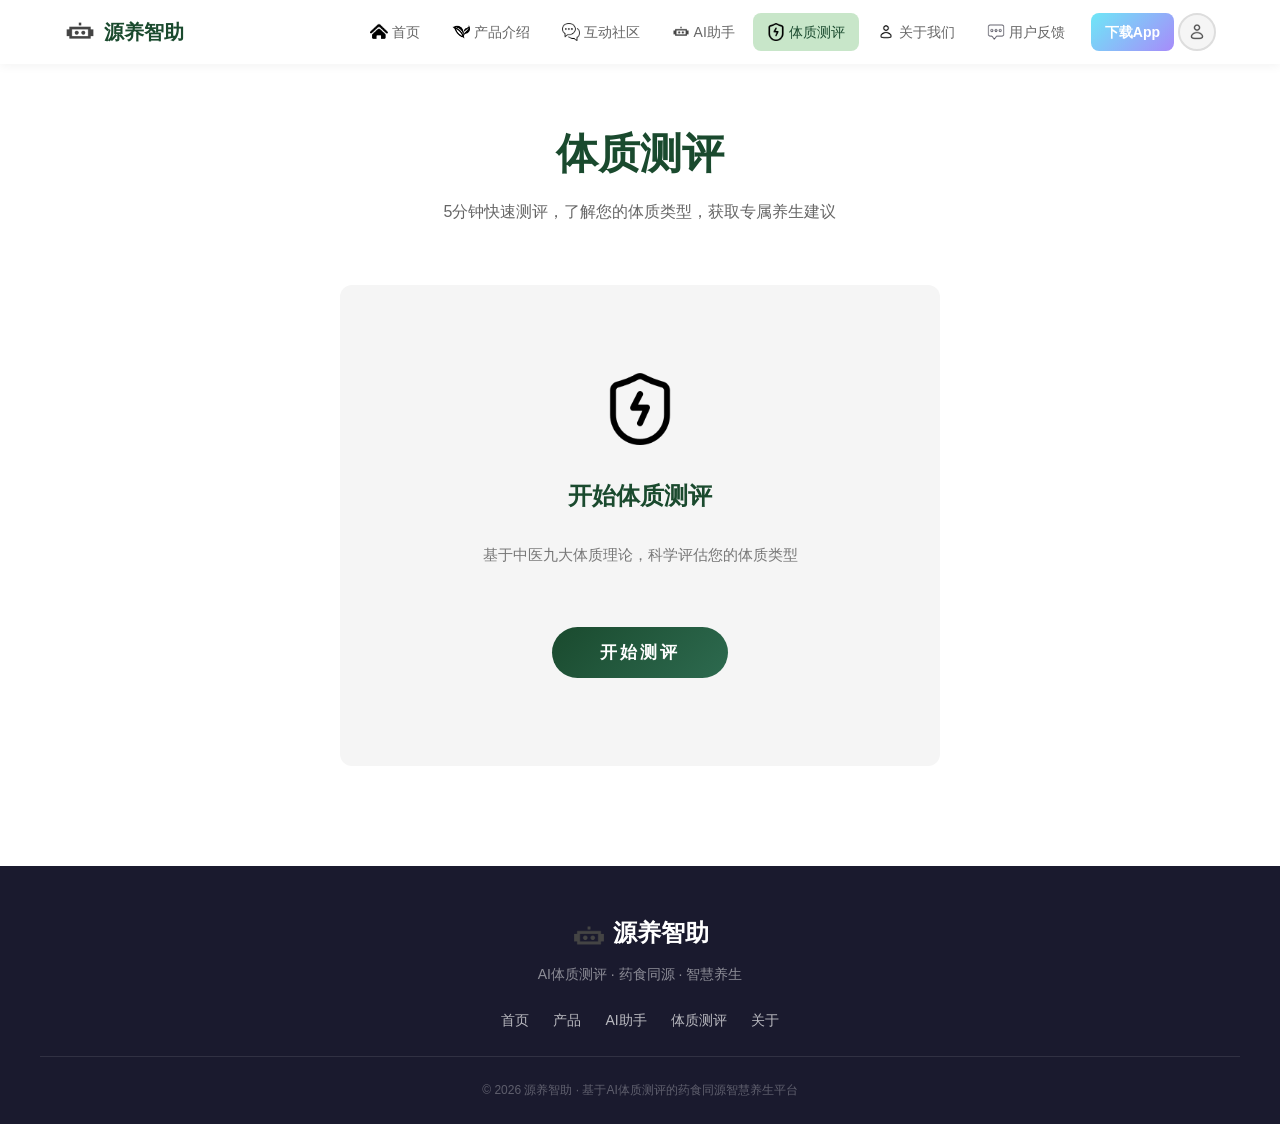
<file: quiz.html>
﻿<!DOCTYPE html>
<html lang="zh-CN">
<head>
  <meta charset="UTF-8" />
  <meta name="viewport" content="width=device-width, initial-scale=1.0" />
  <title>体质测评 - 源养智助</title>
  <link rel="stylesheet" href="css/style.css" />
  <style>
    .quiz-start { text-align: center; padding: 40px 20px; }
    .quiz-big-icon { width: 72px; height: 72px; object-fit: contain; margin-bottom: 16px; }
    .quiz-start h3 { font-size: 24px; color: #1a4a2e; margin-bottom: 12px; font-weight: 700; }
    .quiz-start p { color: #777; font-size: 15px; margin-bottom: 28px; }
    .quiz-start-btn {
      background: linear-gradient(135deg, #1a4a2e, #2d6a4f); color: #fff; border: none;
      padding: 14px 48px; border-radius: 50px; font-size: 17px; font-weight: 700;
      cursor: pointer; transition: transform 0.2s, box-shadow 0.2s; letter-spacing: 3px;
    }
    .quiz-start-btn:hover { transform: scale(1.05); box-shadow: 0 8px 25px rgba(45,106,79,0.4); }
    .quiz-progress { height: 6px; background: rgba(45,106,79,0.12); border-radius: 3px; margin-bottom: 32px; overflow: hidden; }
    .quiz-progress-bar { height: 100%; background: linear-gradient(90deg, #1a4a2e, #2d6a4f); border-radius: 3px; transition: width 0.4s ease; width: 0%; }
    .quiz-question-text { font-size: 18px; color: #1a4a2e; font-weight: 600; margin-bottom: 24px; line-height: 1.6; text-align: center; }
    .quiz-questions { padding: 0 8px; }
    .quiz-options { display: flex; flex-direction: column; gap: 12px; }
    .quiz-option {
      background: rgba(45,106,79,0.06); border: 1.5px solid rgba(45,106,79,0.2);
      border-radius: 14px; padding: 14px 20px; color: #1a4a2e;
      font-size: 15px; cursor: pointer; transition: all 0.25s ease; text-align: center;
    }
    .quiz-option:hover { background: rgba(45,106,79,0.12); border-color: rgba(45,106,79,0.4); transform: translateX(4px); }
    .quiz-option.selected { background: rgba(45,106,79,0.15); border-color: #2d6a4f; color: #1a4a2e; font-weight: 600; }
    .quiz-result { text-align: center; padding: 20px; }
    .quiz-result-icon-img { width: 72px; height: 72px; object-fit: contain; margin-bottom: 16px; }
    .quiz-result-title { font-size: 26px; color: #1a4a2e; margin-bottom: 12px; font-weight: 700; }
    .quiz-result-desc { color: #555; font-size: 15px; line-height: 1.8; margin-bottom: 24px; text-align: left; }
    .quiz-result-products { display: flex; flex-wrap: wrap; gap: 10px; justify-content: center; margin-bottom: 24px; }
    .quiz-product-tag { background: rgba(45,106,79,0.1); border: 1px solid rgba(45,106,79,0.25); border-radius: 20px; padding: 8px 18px; color: #2d6a4f; font-size: 13px; font-weight: 600; }
    .quiz-restart-btn { background: rgba(45,106,79,0.1); border: 1.5px solid rgba(45,106,79,0.3); color: #2d6a4f; padding: 12px 36px; border-radius: 50px; font-size: 15px; cursor: pointer; transition: all 0.2s; }
    .quiz-restart-btn:hover { background: rgba(45,106,79,0.18); color: #1a4a2e; }
    .quiz-disclaimer { margin-top: 30px; padding: 14px 18px; background: rgba(200,150,50,0.06); border: 1px solid rgba(200,150,50,0.2); border-radius: 10px; text-align: center; font-size: 13px; color: #888; line-height: 1.7; }
    .quiz-disclaimer strong { color: #c89632; font-weight: 600; }
    /* 弹窗 */
    .modal-overlay { position: fixed; inset: 0; background: rgba(0,0,0,0.5); display: none; align-items: center; justify-content: center; z-index: 1000; padding: 20px; }
    .modal-overlay.active { display: flex; }
    .modal-box { background: #fff; border-radius: 16px; padding: 28px 24px; max-width: 440px; width: 100%; text-align: center; box-shadow: 0 20px 60px rgba(0,0,0,0.25); }
    .modal-box h4 { color: #1a4a2e; font-size: 20px; margin-bottom: 16px; font-weight: 700; }
    .modal-box p { color: #555; font-size: 14px; line-height: 1.9; margin-bottom: 14px; text-align: left; }
    .modal-box .modal-warn { color: #c89632; font-size: 13px; background: rgba(200,150,50,0.08); border: 1px solid rgba(200,150,50,0.2); border-radius: 8px; padding: 12px; margin-top: 14px; line-height: 1.7; }
    .modal-confirm-btn { background: linear-gradient(135deg, #1a4a2e, #2d6a4f); color: #fff; border: none; padding: 12px 40px; border-radius: 50px; font-size: 15px; font-weight: 700; cursor: pointer; margin-top: 20px; transition: transform 0.2s, box-shadow 0.2s; letter-spacing: 2px; }
    .modal-confirm-btn:hover { transform: scale(1.05); box-shadow: 0 6px 20px rgba(45,106,79,0.4); }
    .modal-cancel-btn { background: transparent; border: 1.5px solid #ccc; color: #888; padding: 10px 28px; border-radius: 50px; font-size: 14px; cursor: pointer; margin-left: 12px; transition: all 0.2s; }
    .modal-cancel-btn:hover { border-color: #1a4a2e; color: #1a4a2e; }
  </style>
</head>
<body>

  <!-- 顶部导航栏 -->
  <nav class="navbar" id="navbar">
    <div class="nav-container">
      <a href="index.html" class="nav-logo"><img src="assets/jiqiren.png" class="logo-img" alt="logo" /><span class="logo-text">源养智助</span></a>
      <div class="nav-links" id="navLinks">
        <a href="index.html" class="nav-link"><img src="assets/shouye.png" class="nav-icon" alt="首页" />首页</a>
        <a href="products.html" class="nav-link"><img src="assets/caoyao.png" class="nav-icon" alt="产品" />产品介绍</a>
        <a href="community.html" class="nav-link"><img src="assets/hudong.png" class="nav-icon" alt="社区" />互动社区</a>
        <a href="ai.html" class="nav-link"><img src="assets/jiqiren.png" class="nav-icon" alt="AI" />AI助手</a>
        <a href="quiz.html" class="nav-link active"><img src="assets/yufang.png" class="nav-icon" alt="测评" />体质测评</a>
        <a href="about.html" class="nav-link"><img src="assets/yonghu.png" class="nav-icon" alt="关于" />关于我们</a>
        <a href="feedback.html" class="nav-link"><img src="assets/pinglun.png" class="nav-icon" alt="反馈" />用户反馈</a>
        <a href="download.html" class="nav-link nav-download">下载App</a>
        <button id="navAvatarBtn" onclick="UserModule.openModal()" style="
          width:38px;height:38px;border-radius:50%;border:2px solid #ddd;
          background:#f5f5f5;cursor:pointer;display:flex;align-items:center;justify-content:center;
          overflow:hidden;flex-shrink:0;transition:border-color 0.2s;" onmouseover="this.style.borderColor='#2d6a4f'" onmouseout="this.style.borderColor='#ddd'">
          <img src="assets/yonghu.png" style="width:20px;height:20px;opacity:0.7;">
        </button>
      </div>
      <div class="nav-hamburger" id="navHamburger" onclick="toggleMenu()"><span></span><span></span><span></span></div>
    </div>
  </nav>

  <!-- 体质测评内容 -->
  <section class="section" style="padding-top: 120px;">
    <div class="section-container">
      <h2 class="section-title">体质测评</h2>
      <p class="section-desc">5分钟快速测评，了解您的体质类型，获取专属养生建议</p>

      <!-- 弹窗提示 -->
      <div class="modal-overlay" id="quizModal">
        <div class="modal-box">
          <h4>📋 测评说明</h4>
          <p>本测评基于<strong style="color:#a7f3d0;">中华中医药学会《中医体质分类与判定》</strong>标准（ZYYXH/T157-2009）设计，共6道核心题目，结合九大体质分类维度，评估您的中医体质类型。</p>
          <p>请根据<strong style="color:#a7f3d0;">近三个月</strong>的真实感受作答，测评结果仅供参考。</p>
          <div class="modal-warn">⚠️ 该测评仅用作参考，非权威认证。如身体发生不适或异常情况，请及时就医。</div>
          <button class="modal-confirm-btn" onclick="confirmAndStart()">我已知晓，开始测评</button>
          <button class="modal-cancel-btn" onclick="closeModal()">取消</button>
        </div>
      </div>

      <!-- 测评区域 -->
      <div class="quiz-container" id="quizContainer">
        <!-- 开始页 -->
        <div class="quiz-start" id="quizStart">
          <img src="assets/yufang.png" class="quiz-big-icon" alt="测评" />
          <h3>开始体质测评</h3>
          <p>基于中医九大体质理论，科学评估您的体质类型</p>
          <button class="quiz-start-btn" onclick="showModal()">开始测评</button>
        </div>
        <!-- 答题区 -->
        <div class="quiz-questions" id="quizQuestions" style="display:none;">
          <div class="quiz-progress"><div class="quiz-progress-bar" id="quizProgressBar"></div></div>
          <div class="quiz-question-text" id="quizQuestionText"></div>
          <div class="quiz-options" id="quizOptions"></div>
        </div>
        <!-- 结果页 -->
        <div class="quiz-result" id="quizResult" style="display:none;">
          <img src="assets/dianzan.png" class="quiz-result-icon-img" id="quizResultIcon" alt="结果" />
          <h3 class="quiz-result-title" id="quizResultTitle"></h3>
          <p class="quiz-result-desc" id="quizResultDesc"></p>
          <div class="quiz-result-products" id="quizResultProducts"></div>
          <button class="quiz-restart-btn" onclick="restartQuiz()">重新测评</button>
          <div class="quiz-disclaimer">
            <strong>⚠️ 免责声明</strong><br/>
            本测评仅供养生参考，不能代替医学诊断。如有不适，请咨询专业医师。
          </div>
        </div>
      </div>
    </div>
  </section>

  <!-- 页脚 -->
  <footer class="footer">
    <div class="footer-container">
      <div class="footer-brand"><img src="assets/jiqiren.png" class="footer-logo-img" alt="源养智助" /><span class="logo-text">源养智助</span><p>AI体质测评 · 药食同源 · 智慧养生</p></div>
      <div class="footer-links"><a href="index.html">首页</a><a href="products.html">产品</a><a href="ai.html">AI助手</a><a href="quiz.html">体质测评</a><a href="about.html">关于</a></div>
      <div class="footer-copy">© 2026 源养智助 · 基于AI体质测评的药食同源智慧养生平台</div>
    </div>
  </footer>

  <script src="js/main.js"></script>
  <script>
    /* 弹窗控制 */
    function showModal() { document.getElementById('quizModal').classList.add('active'); }
    function closeModal() { document.getElementById('quizModal').classList.remove('active'); }
    function confirmAndStart() { closeModal(); startQuiz(); }

    /* 题库（基于《中医体质分类与判定》ZYYXH/T157-2009）*/
    const questions = [
      { q: "您容易疲乏、气短吗？", type: "气虚质", opts: ["从不", "偶尔", "有时", "经常", "总是"] },
      { q: "您容易手脚冰凉、怕冷吗？", type: "阳虚质", opts: ["从不", "偶尔", "有时", "经常", "总是"] },
      { q: "您容易口干舌燥或便秘吗？", type: "阴虚质", opts: ["从不", "偶尔", "有时", "经常", "总是"] },
      { q: "您体形偏胖、腹部肥满吗？", type: "痰湿质", opts: ["从不", "偶尔", "有时", "经常", "总是"] },
      { q: "您容易急躁、情绪低落吗？", type: "气郁质", opts: ["从不", "偶尔", "有时", "经常", "总是"] },
      { q: "您的皮肤容易过敏或长疹子吗？", type: "特禀质", opts: ["从不", "偶尔", "有时", "经常", "总是"] },
    ];
    const results = {
      "气虚质": { name: "气虚质", desc: "元气不足，容易疲乏、气短懒言。宜补气养元，多食山药、黄芪，避免过度劳累。", products: ["熬夜膏", "黄芪红枣茶", "参麦茶"] },
      "阳虚质": { name: "阳虚质", desc: "阳气不足，畏寒怕冷，手足不温。宜温补阳气，多食羊肉、桂圆，注意保暖。", products: ["姜枣桂圆膏", "肉苁蓉茶"] },
      "阴虚质": { name: "阴虚质", desc: "阴液亏少，口干咽燥，手足心热。宜滋阴润燥，少食辛辣，多食梨、银耳。", products: ["折耳根膏", "百合银耳羹", "枸杞菊花茶"] },
      "痰湿质": { name: "痰湿质", desc: "痰湿凝聚，体形肥胖，身重不爽。宜健脾化痰，饮食清淡，多食薏仁、冬瓜。", products: ["茯苓黄姜膏", "薏仁红豆茶", "荷叶山楂茶"] },
      "气郁质": { name: "气郁质", desc: "气机郁滞，情绪抑郁，多愁善感。宜疏肝解郁，保持心情舒畅，多食玫瑰花。", products: ["熬夜膏", "玫瑰花茶", "酸枣仁安神膏"] },
      "特禀质": { name: "特禀质", desc: "先天禀赋异常，易过敏。宜益气固本，明确并规避过敏原，严重时请就医。", products: ["折耳根膏", "灵芝孢子粉", "紫苏茶"] },
    };

    let curQ = 0, answers = [];
    function startQuiz() {
      curQ = 0; answers = [];
      document.getElementById('quizStart').style.display = 'none';
      document.getElementById('quizQuestions').style.display = 'block';
      document.getElementById('quizResult').style.display = 'none';
      showQ();
    }
    function showQ() {
      document.getElementById('quizProgressBar').style.width = (curQ / questions.length * 100) + '%';
      const q = questions[curQ];
      document.getElementById('quizQuestionText').innerHTML = `<span style="font-size:12px;color:rgba(255,255,255,0.45);">${curQ+1} / ${questions.length}</span><br/>${q.q}`;
      const optEl = document.getElementById('quizOptions');
      optEl.innerHTML = '';
      q.opts.forEach((txt, i) => {
        const btn = document.createElement('div');
        btn.className = 'quiz-option';
        btn.textContent = txt;
        btn.onclick = () => { document.querySelectorAll('.quiz-option').forEach(o=>o.classList.remove('selected')); btn.classList.add('selected'); answers.push({ type: q.type, score: i+1 }); setTimeout(() => { curQ++; curQ < questions.length ? showQ() : showResult(); }, 350); };
        optEl.appendChild(btn);
      });
    }
    function showResult() {
      document.getElementById('quizQuestions').style.display = 'none';
      document.getElementById('quizResult').style.display = 'block';
      document.getElementById('quizProgressBar').style.width = '100%';
      const tally = {};
      answers.forEach(a => { tally[a.type] = (tally[a.type]||0) + a.score; });
      let top = Object.keys(tally)[0];
      Object.keys(tally).forEach(k => { if (tally[k] > tally[top]) top = k; });
      const r = results[top];
      document.getElementById('quizResultTitle').textContent = r.name;
      document.getElementById('quizResultDesc').textContent = r.desc;
      const prodEl = document.getElementById('quizResultProducts');
      prodEl.innerHTML = '';
      r.products.forEach(p => { const s = document.createElement('span'); s.className = 'quiz-product-tag'; s.textContent = p; prodEl.appendChild(s); });
    }
    function restartQuiz() {
      document.getElementById('quizStart').style.display = 'block';
      document.getElementById('quizQuestions').style.display = 'none';
      document.getElementById('quizResult').style.display = 'none';
      document.getElementById('quizProgressBar').style.width = '0%';
    }
  </script>
  <script src="js/user.js"></script>
</body>
</html>
</file>
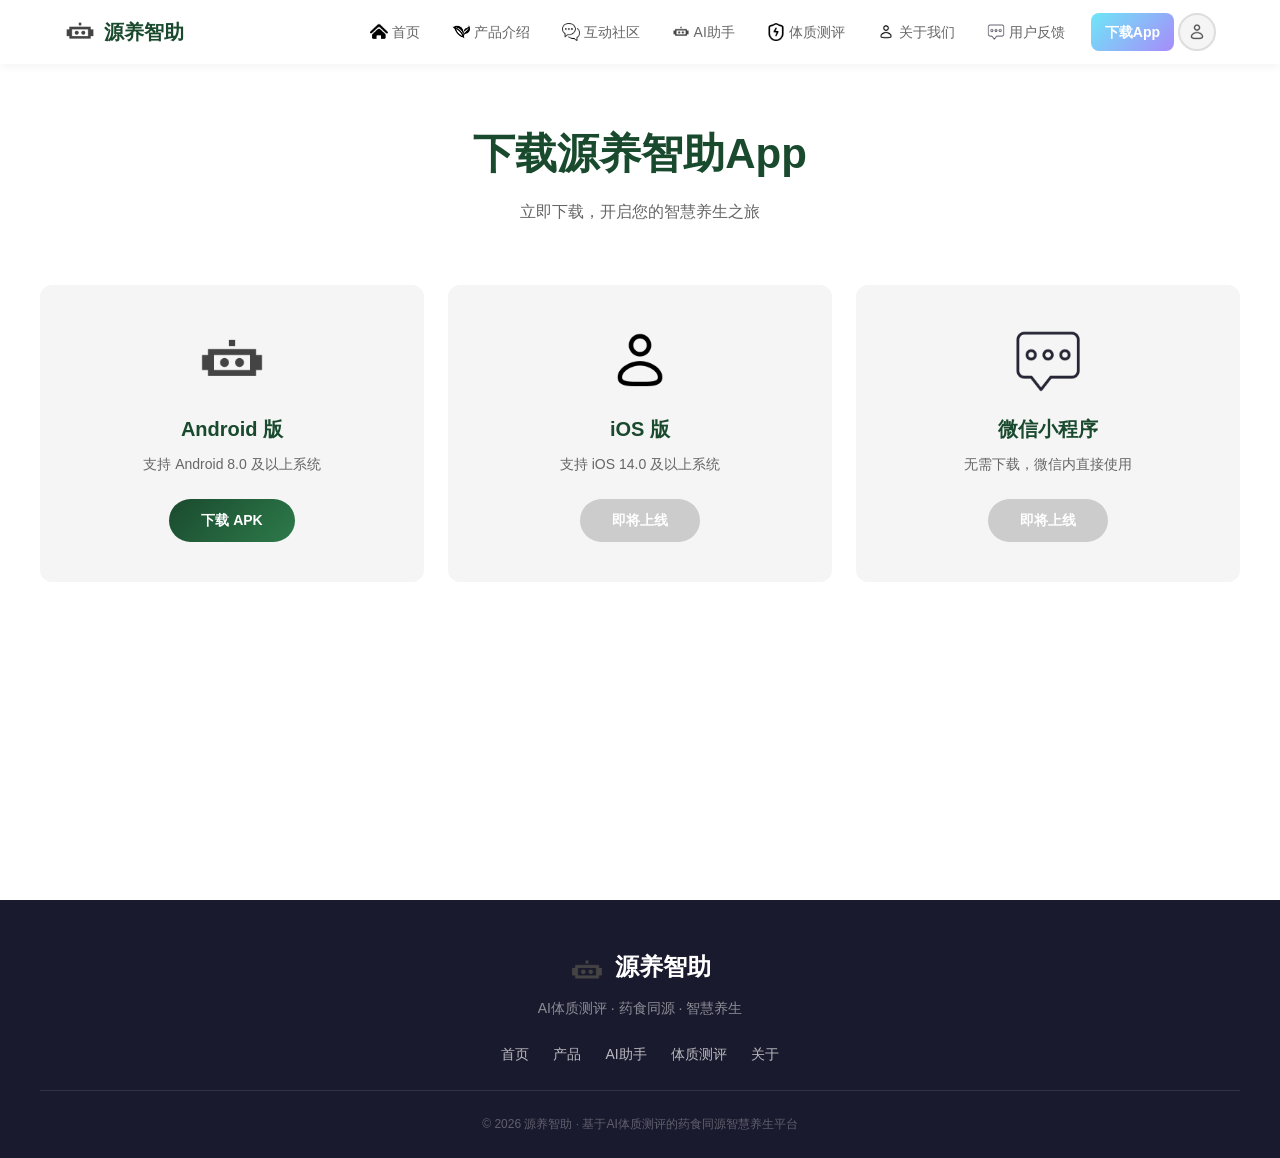
<file: yuanyang-website/download.html>
﻿<!DOCTYPE html>
<html lang="zh-CN">
<head>
  <meta charset="UTF-8" />
  <meta name="viewport" content="width=device-width, initial-scale=1.0" />
  <title>下载App - 源养智助</title>
  <meta name="description" content="下载源养智助App，开启您的智慧养生之旅。支持Android、iOS及微信小程序。" />
  <link rel="stylesheet" href="css/style.css" />
</head>
<body>

  <!-- ========== 顶部导航栏 ========== -->
  <nav class="navbar" id="navbar">
    <div class="nav-container">
      <a href="index.html" class="nav-logo">
        <img src="assets/jiqiren.png" class="logo-img" alt="logo" />
        <span class="logo-text">源养智助</span>
      </a>
      <div class="nav-links" id="navLinks">
        <a href="index.html" class="nav-link">
          <img src="assets/shouye.png" class="nav-icon" alt="首页" />首页
        </a>
        <a href="products.html" class="nav-link">
          <img src="assets/caoyao.png" class="nav-icon" alt="产品" />产品介绍
        </a>
        <a href="community.html" class="nav-link">
          <img src="assets/hudong.png" class="nav-icon" alt="社区" />互动社区
        </a>
        <a href="ai.html" class="nav-link">
          <img src="assets/jiqiren.png" class="nav-icon" alt="AI" />AI助手
        </a>
        <a href="quiz.html" class="nav-link">
          <img src="assets/yufang.png" class="nav-icon" alt="测评" />体质测评
        </a>
        <a href="about.html" class="nav-link">
          <img src="assets/yonghu.png" class="nav-icon" alt="关于" />关于我们
        </a>
        <a href="feedback.html" class="nav-link">
          <img src="assets/pinglun.png" class="nav-icon" alt="反馈" />用户反馈
        </a>
        <a href="download.html" class="nav-link nav-download active">
          下载App
        </a>
        <button id="navAvatarBtn" onclick="UserModule.openModal()" style="
          width:38px;height:38px;border-radius:50%;border:2px solid #ddd;
          background:#f5f5f5;cursor:pointer;display:flex;align-items:center;justify-content:center;
          overflow:hidden;flex-shrink:0;transition:border-color 0.2s;" onmouseover="this.style.borderColor='#2d6a4f'" onmouseout="this.style.borderColor='#ddd'">
          <img src="assets/yonghu.png" style="width:20px;height:20px;opacity:0.7;">
        </button>
      </div>
      <div class="nav-hamburger" id="navHamburger" onclick="toggleMenu()">
        <span></span><span></span><span></span>
      </div>
    </div>
  </nav>

  <!-- ========== 下载页面内容 ========== -->
  <section class="section" style="min-height: 100vh; padding-top: 120px;">
    <div class="section-container download-section">
      <h2 class="section-title">下载源养智助App</h2>
      <p class="section-desc">立即下载，开启您的智慧养生之旅</p>
      <div class="download-cards">
        <div class="download-card">
          <img src="assets/jiqiren.png" class="download-icon-big" alt="Android" />
          <h3>Android 版</h3>
          <p>支持 Android 8.0 及以上系统</p>
          <!-- TODO: 替换为真实APK云存储地址 -->
          <a href="#" class="download-link" onclick="alert('安装包即将上线，敬请期待！');return false;">下载 APK</a>
        </div>
        <div class="download-card">
          <img src="assets/yonghu.png" class="download-icon-big" alt="iOS" />
          <h3>iOS 版</h3>
          <p>支持 iOS 14.0 及以上系统</p>
          <a href="#" class="download-link disabled">即将上线</a>
        </div>
        <div class="download-card">
          <img src="assets/pinglun.png" class="download-icon-big" alt="小程序" />
          <h3>微信小程序</h3>
          <p>无需下载，微信内直接使用</p>
          <a href="#" class="download-link disabled">即将上线</a>
        </div>
      </div>
    </div>
  </section>

  <!-- ========== 页脚 ========== -->
  <footer class="footer">
    <div class="footer-container">
      <div class="footer-brand">
        <img src="assets/jiqiren.png" class="footer-logo-img" alt="源养智助" />
        <span class="logo-text">源养智助</span>
        <p>AI体质测评 · 药食同源 · 智慧养生</p>
      </div>
      <div class="footer-links">
        <a href="index.html">首页</a>
        <a href="products.html">产品</a>
        <a href="ai.html">AI助手</a>
        <a href="quiz.html">体质测评</a>
        <a href="about.html">关于</a>
      </div>
      <div class="footer-copy">
        © 2026 源养智助 · 基于AI体质测评的药食同源智慧养生平台
      </div>
    </div>
  </footer>

  <script src="js/main.js"></script>
  <script src="js/user.js"></script>
</body>
</html>
</file>
<file: css/style.css>
/* ========================================
   源养智助官网 - 样式文件
   配色：墨绿 #1a4a2e → 浅绿 #7bc67e
   按钮：浅蓝 #6ee7f7 → 紫色 #a78bfa
   ======================================== */

/* ---------- CSS 变量 ---------- */
:root {
  --dark-green: #1a4a2e;
  --mid-green: #2d7a4a;
  --light-green: #7bc67e;
  --pale-green: #c8e6c9;
  --blue-btn: #6ee7f7;
  --purple-btn: #a78bfa;
  --white: #ffffff;
  --dark: #1a1a2e;
  --gray: #666666;
  --light-gray: #f5f5f5;
  --shadow: 0 4px 20px rgba(0,0,0,0.1);
  --radius: 12px;
}

/* ---------- 全局重置 ---------- */
* {
  margin: 0;
  padding: 0;
  box-sizing: border-box;
}

html {
  scroll-behavior: smooth;
}

body {
  font-family: -apple-system, BlinkMacSystemFont, "Segoe UI", "PingFang SC", "Microsoft YaHei", sans-serif;
  color: var(--dark);
  line-height: 1.6;
  overflow-x: hidden;
}

a {
  text-decoration: none;
  color: inherit;
}

img {
  max-width: 100%;
  display: block;
}

/* ---------- 导航栏 ---------- */
.navbar {
  position: fixed;
  top: 0;
  left: 0;
  right: 0;
  z-index: 1000;
  background: rgba(255,255,255,0.96);
  backdrop-filter: blur(10px);
  box-shadow: 0 2px 10px rgba(0,0,0,0.05);
  transition: box-shadow 0.3s ease;
}

.nav-container {
  max-width: 1200px;
  margin: 0 auto;
  padding: 0 24px;
  display: flex;
  align-items: center;
  justify-content: space-between;
  height: 64px;
}

.nav-logo {
  display: flex;
  align-items: center;
  gap: 8px;
  font-size: 20px;
  font-weight: 700;
  color: var(--dark-green);
}

.logo-img {
  width: 32px;
  height: 32px;
  object-fit: contain;
}

.nav-links {
  display: flex;
  align-items: center;
  gap: 4px;
}

.nav-link {
  display: flex;
  align-items: center;
  gap: 4px;
  padding: 8px 14px;
  border-radius: 8px;
  font-size: 14px;
  font-weight: 500;
  color: var(--gray);
  transition: all 0.2s ease;
  white-space: nowrap;
}

.nav-icon {
  width: 18px;
  height: 18px;
  object-fit: contain;
}

.nav-link:hover,
.nav-link.active {
  color: var(--dark-green);
  background: var(--pale-green);
}

.nav-download {
  background: linear-gradient(135deg, var(--blue-btn), var(--purple-btn)) !important;
  color: var(--white) !important;
  font-weight: 600;
  margin-left: 8px;
}

.nav-download:hover {
  opacity: 0.9;
  transform: translateY(-1px);
}

/* 汉堡菜单按钮 */
.nav-hamburger {
  display: none;
  flex-direction: column;
  gap: 5px;
  cursor: pointer;
  padding: 8px;
}

.nav-hamburger span {
  display: block;
  width: 24px;
  height: 3px;
  background: var(--dark-green);
  border-radius: 2px;
  transition: all 0.3s ease;
}

/* ---------- 首页英雄区 ---------- */
.hero-section {
  position: relative;
  min-height: 100vh;
  display: flex;
  flex-direction: column;
  align-items: center;
  justify-content: flex-start;
  overflow: hidden;
}

.hero-bg {
  position: absolute;
  inset: 0;
  background: linear-gradient(160deg, var(--dark-green) 0%, var(--mid-green) 40%, var(--light-green) 100%);
  z-index: 0;
}

.hero-bg::after {
  content: '';
  position: absolute;
  inset: 0;
  background:
    radial-gradient(circle at 20% 50%, rgba(255,255,255,0.05) 0%, transparent 50%),
    radial-gradient(circle at 80% 20%, rgba(255,255,255,0.08) 0%, transparent 40%);
}

/* 英雄区内容区域 - 标题+标签 */
.hero-content {
  position: relative;
  z-index: 1;
  text-align: center;
  padding: 0 24px;
  margin-top: 12vh;
}

.hero-title {
  font-size: clamp(48px, 10vw, 96px);
  font-weight: 800;
  color: var(--white);
  letter-spacing: 8px;
  text-shadow: 0 4px 20px rgba(0,0,0,0.2);
  margin-bottom: 16px;
}

.hero-subtitle {
  font-size: clamp(16px, 3vw, 24px);
  color: rgba(255,255,255,0.85);
  font-weight: 400;
  letter-spacing: 4px;
  margin-bottom: 32px;
}

.hero-features {
  display: flex;
  gap: 16px;
  justify-content: center;
  flex-wrap: wrap;
  margin-top: 20px;
}

.feature-tag {
  display: flex;
  align-items: center;
  gap: 6px;
  background: rgba(255,255,255,0.15);
  backdrop-filter: blur(10px);
  padding: 8px 20px;
  border-radius: 20px;
  color: var(--white);
  font-size: 14px;
  border: 1px solid rgba(255,255,255,0.2);
}

.feature-icon {
  width: 18px;
  height: 18px;
  object-fit: contain;
  filter: brightness(0) invert(1); /* 白色图标 */
}

/* 首页下载按钮 - 自然排在标签下方 */
.hero-download-wrap {
  position: relative;
  z-index: 1;
  display: flex;
  flex-direction: column;
  align-items: center;
  gap: 12px;
  margin-top: 40px;
  padding-bottom: 60px;
}

.download-btn-hero {
  display: flex;
  align-items: center;
  justify-content: center;
  gap: 10px;
  padding: 16px 48px;
  background: linear-gradient(135deg, var(--blue-btn) 0%, var(--purple-btn) 100%);
  color: var(--white);
  font-size: 20px;
  font-weight: 700;
  border: none;
  border-radius: 50px;
  cursor: pointer;
  box-shadow: 0 8px 30px rgba(110, 231, 247, 0.4);
  transition: all 0.3s ease;
  letter-spacing: 4px;
  text-decoration: none;
}

.download-btn-icon {
  width: 24px;
  height: 24px;
  object-fit: contain;
  filter: brightness(0) invert(1);
}

.download-btn-hero:hover {
  transform: translateY(-3px);
  box-shadow: 0 12px 40px rgba(110, 231, 247, 0.6);
}

.download-hint {
  color: rgba(255,255,255,0.7);
  font-size: 13px;
}

/* 滚动提示 */
.scroll-hint {
  position: absolute;
  bottom: 24px;
  left: 50%;
  transform: translateX(-50%);
  z-index: 1;
  color: rgba(255,255,255,0.6);
  font-size: 13px;
  text-align: center;
}

.scroll-arrow {
  font-size: 20px;
  margin-top: 4px;
  animation: bounce 2s ease infinite;
}

@keyframes bounce {
  0%, 20%, 50%, 80%, 100% { transform: translateY(0); }
  40% { transform: translateY(-8px); }
  60% { transform: translateY(-4px); }
}

/* ---------- 通用板块样式 ---------- */
.section {
  padding: 100px 24px;
  background: var(--white);
}

.section-dark {
  background: linear-gradient(160deg, var(--dark-green) 0%, var(--mid-green) 100%);
  color: var(--white);
}

.section-container {
  max-width: 1200px;
  margin: 0 auto;
}

.section-title {
  font-size: clamp(28px, 5vw, 42px);
  font-weight: 700;
  text-align: center;
  color: var(--dark-green);
  margin-bottom: 12px;
}

.section-title.light {
  color: var(--white);
}

.section-desc {
  text-align: center;
  color: var(--gray);
  font-size: 16px;
  margin-bottom: 60px;
}

.section-desc.light {
  color: rgba(255,255,255,0.8);
}

/* ---------- 产品卡片网格 ---------- */
.products-grid {
  display: grid;
  grid-template-columns: repeat(auto-fit, minmax(260px, 1fr));
  gap: 24px;
}

.product-card {
  background: var(--light-gray);
  border-radius: var(--radius);
  padding: 32px 24px;
  text-align: center;
  transition: all 0.3s ease;
  border: 2px solid transparent;
}

.product-card:hover {
  transform: translateY(-4px);
  box-shadow: var(--shadow);
  border-color: var(--light-green);
}

.product-card-highlight {
  background: linear-gradient(135deg, rgba(110,231,247,0.08), rgba(167,139,250,0.08));
  border-color: var(--blue-btn);
}

.product-img {
  width: 64px;
  height: 64px;
  object-fit: contain;
  margin: 0 auto 16px;
}

.product-name {
  font-size: 20px;
  font-weight: 700;
  color: var(--dark-green);
  margin-bottom: 12px;
}

.product-desc {
  font-size: 14px;
  color: var(--gray);
  line-height: 1.8;
  margin-bottom: 16px;
}

.product-tags {
  display: flex;
  gap: 8px;
  justify-content: center;
  flex-wrap: wrap;
}

.tag {
  background: var(--pale-green);
  color: var(--dark-green);
  padding: 4px 12px;
  border-radius: 20px;
  font-size: 12px;
  font-weight: 600;
}

/* ---------- AI助手聊天窗口 ---------- */
.ai-chat-container {
  max-width: 600px;
  margin: 0 auto;
  background: rgba(255,255,255,0.1);
  backdrop-filter: blur(10px);
  border-radius: var(--radius);
  overflow: hidden;
  border: 1px solid rgba(255,255,255,0.15);
}

.ai-chat-header {
  display: flex;
  align-items: center;
  gap: 12px;
  padding: 16px 20px;
  background: rgba(255,255,255,0.08);
  border-bottom: 1px solid rgba(255,255,255,0.1);
}

.ai-avatar-img {
  width: 40px;
  height: 40px;
  border-radius: 50%;
  object-fit: contain;
  background: linear-gradient(135deg, var(--blue-btn), var(--purple-btn));
  padding: 4px;
}

.ai-name {
  font-weight: 700;
  color: var(--white);
  font-size: 16px;
}

.ai-status {
  font-size: 12px;
  color: rgba(255,255,255,0.6);
}

.ai-chat-messages {
  height: 340px;
  overflow-y: auto;
  padding: 20px;
  display: flex;
  flex-direction: column;
  gap: 16px;
}

/* 滚动条美化 */
.ai-chat-messages::-webkit-scrollbar {
  width: 6px;
}
.ai-chat-messages::-webkit-scrollbar-thumb {
  background: rgba(255,255,255,0.2);
  border-radius: 3px;
}

.ai-msg {
  display: flex;
  gap: 10px;
  align-items: flex-start;
}

.ai-msg.user {
  flex-direction: row-reverse;
}

.msg-avatar-img {
  width: 32px;
  height: 32px;
  border-radius: 50%;
  object-fit: contain;
  flex-shrink: 0;
  background: var(--light-green);
  padding: 2px;
}

.ai-msg.user .msg-avatar-img {
  background: var(--light-green);
}

.msg-bubble {
  max-width: 75%;
  padding: 12px 16px;
  border-radius: 16px;
  font-size: 14px;
  line-height: 1.6;
}

.ai-msg.bot .msg-bubble {
  background: rgba(255,255,255,0.15);
  color: var(--white);
  border-bottom-left-radius: 4px;
}

.ai-msg.user .msg-bubble {
  background: var(--light-green);
  color: var(--white);
  border-bottom-right-radius: 4px;
}

.ai-chat-input {
  display: flex;
  gap: 8px;
  padding: 16px 20px;
  border-top: 1px solid rgba(255,255,255,0.1);
}

.ai-chat-input input {
  flex: 1;
  padding: 12px 16px;
  border: 1px solid rgba(255,255,255,0.2);
  border-radius: 25px;
  background: rgba(255,255,255,0.1);
  color: var(--white);
  font-size: 14px;
  outline: none;
}

.ai-chat-input input::placeholder {
  color: rgba(255,255,255,0.5);
}

.ai-chat-input button {
  padding: 12px 24px;
  background: linear-gradient(135deg, var(--blue-btn), var(--purple-btn));
  color: var(--white);
  border: none;
  border-radius: 25px;
  font-weight: 600;
  cursor: pointer;
  transition: opacity 0.2s ease;
  font-size: 14px;
}

.ai-chat-input button:hover {
  opacity: 0.9;
}

/* ---------- 体质测评 ---------- */
.quiz-container {
  max-width: 600px;
  margin: 0 auto;
  background: var(--light-gray);
  border-radius: var(--radius);
  padding: 48px 32px;
  text-align: center;
}

.quiz-start {
  display: flex;
  flex-direction: column;
  align-items: center;
  gap: 16px;
}

.quiz-big-icon {
  width: 80px;
  height: 80px;
  object-fit: contain;
  margin-bottom: 8px;
}

.quiz-start h3 {
  font-size: 24px;
  color: var(--dark-green);
}

.quiz-start p {
  color: var(--gray);
  font-size: 14px;
}

.quiz-start-btn {
  margin-top: 16px;
  padding: 14px 48px;
  background: linear-gradient(135deg, var(--dark-green), var(--mid-green));
  color: var(--white);
  border: none;
  border-radius: 50px;
  font-size: 16px;
  font-weight: 700;
  cursor: pointer;
  transition: all 0.3s ease;
}

.quiz-start-btn:hover {
  transform: translateY(-2px);
  box-shadow: 0 8px 20px rgba(26,74,46,0.3);
}

/* 进度条 */
.quiz-progress {
  width: 100%;
  height: 6px;
  background: #ddd;
  border-radius: 3px;
  margin-bottom: 32px;
  overflow: hidden;
}

.quiz-progress-bar {
  height: 100%;
  background: linear-gradient(90deg, var(--dark-green), var(--light-green));
  border-radius: 3px;
  transition: width 0.3s ease;
  width: 0%;
}

.quiz-question-text {
  font-size: 18px;
  font-weight: 600;
  color: var(--dark);
  margin-bottom: 24px;
  line-height: 1.6;
}

.quiz-options {
  display: flex;
  flex-direction: column;
  gap: 12px;
}

.quiz-option {
  padding: 14px 20px;
  background: var(--white);
  border: 2px solid #ddd;
  border-radius: var(--radius);
  font-size: 15px;
  cursor: pointer;
  transition: all 0.2s ease;
  text-align: left;
}

.quiz-option:hover {
  border-color: var(--light-green);
  background: rgba(123,198,126,0.08);
}

.quiz-option.selected {
  border-color: var(--dark-green);
  background: rgba(26,74,46,0.06);
  font-weight: 600;
}

/* 测评结果 */
.quiz-result {
  display: flex;
  flex-direction: column;
  align-items: center;
  gap: 16px;
}

.quiz-result-icon-img {
  width: 80px;
  height: 80px;
  object-fit: contain;
}

.quiz-result-title {
  font-size: 24px;
  color: var(--dark-green);
  font-weight: 700;
}

.quiz-result-desc {
  color: var(--gray);
  font-size: 14px;
  line-height: 1.8;
  max-width: 400px;
}

.quiz-result-products {
  display: flex;
  gap: 12px;
  flex-wrap: wrap;
  justify-content: center;
  margin: 16px 0;
}

.quiz-restart-btn {
  margin-top: 8px;
  padding: 10px 32px;
  background: transparent;
  border: 2px solid var(--dark-green);
  color: var(--dark-green);
  border-radius: 50px;
  font-size: 14px;
  font-weight: 600;
  cursor: pointer;
  transition: all 0.2s ease;
}

.quiz-restart-btn:hover {
  background: var(--dark-green);
  color: var(--white);
}

/* ---------- 关于我们 ---------- */
.about-content {
  display: grid;
  grid-template-columns: 1fr 1fr;
  gap: 48px;
  align-items: center;
}

.about-text h3 {
  font-size: 18px;
  margin-bottom: 12px;
  color: rgba(255,255,255,0.95);
  display: flex;
  align-items: center;
  gap: 8px;
}

.about-icon {
  width: 24px;
  height: 24px;
  object-fit: contain;
  filter: brightness(0) invert(1);
}

.about-text p {
  font-size: 14px;
  color: rgba(255,255,255,0.7);
  line-height: 1.8;
  margin-bottom: 24px;
}

.about-stats {
  display: flex;
  gap: 24px;
  justify-content: center;
}

.stat-item {
  text-align: center;
}

.stat-number {
  font-size: 48px;
  font-weight: 800;
  background: linear-gradient(135deg, var(--blue-btn), var(--purple-btn));
  -webkit-background-clip: text;
  -webkit-text-fill-color: transparent;
  background-clip: text;
}

.stat-label {
  font-size: 14px;
  color: rgba(255,255,255,0.7);
  margin-top: 4px;
}

/* ---------- 下载板块 ---------- */
.download-section {
  text-align: center;
}

.download-cards {
  display: grid;
  grid-template-columns: repeat(auto-fit, minmax(240px, 1fr));
  gap: 24px;
  margin-top: 40px;
}

.download-card {
  background: var(--light-gray);
  border-radius: var(--radius);
  padding: 40px 24px;
  text-align: center;
  transition: all 0.3s ease;
}

.download-card:hover {
  transform: translateY(-4px);
  box-shadow: var(--shadow);
}

.download-icon-big {
  width: 72px;
  height: 72px;
  object-fit: contain;
  margin: 0 auto 16px;
}

.download-card h3 {
  font-size: 20px;
  font-weight: 700;
  color: var(--dark-green);
  margin-bottom: 8px;
}

.download-card p {
  font-size: 14px;
  color: var(--gray);
  margin-bottom: 24px;
}

.download-link {
  display: inline-block;
  padding: 10px 32px;
  background: linear-gradient(135deg, var(--dark-green), var(--mid-green));
  color: var(--white);
  border-radius: 50px;
  font-weight: 600;
  font-size: 14px;
  transition: all 0.2s ease;
}

.download-link:hover {
  opacity: 0.9;
  transform: translateY(-2px);
}

.download-link.disabled {
  background: #ccc;
  cursor: not-allowed;
  pointer-events: none;
}

/* ---------- 页脚 ---------- */
.footer {
  background: var(--dark);
  color: rgba(255,255,255,0.7);
  padding: 48px 24px 24px;
}

.footer-container {
  max-width: 1200px;
  margin: 0 auto;
  display: flex;
  flex-direction: column;
  align-items: center;
  gap: 24px;
}

.footer-brand {
  text-align: center;
}

.footer-logo-img {
  width: 36px;
  height: 36px;
  object-fit: contain;
  display: inline-block;
  vertical-align: middle;
  margin-right: 6px;
}

.footer-brand .logo-text {
  font-size: 24px;
  font-weight: 700;
  color: var(--white);
}

.footer-brand p {
  font-size: 14px;
  margin-top: 8px;
  color: rgba(255,255,255,0.5);
}

.footer-links {
  display: flex;
  gap: 24px;
  flex-wrap: wrap;
  justify-content: center;
}

.footer-links a {
  color: rgba(255,255,255,0.7);
  font-size: 14px;
  transition: color 0.2s ease;
}

.footer-links a:hover {
  color: var(--light-green);
}

.footer-copy {
  font-size: 12px;
  color: rgba(255,255,255,0.3);
  border-top: 1px solid rgba(255,255,255,0.1);
  padding-top: 24px;
  width: 100%;
  text-align: center;
}

/* ---------- 回到顶部按钮 ---------- */
.back-to-top {
  position: fixed;
  bottom: 32px;
  right: 32px;
  width: 48px;
  height: 48px;
  background: var(--dark-green);
  color: var(--white);
  border-radius: 50%;
  display: flex;
  align-items: center;
  justify-content: center;
  font-size: 20px;
  cursor: pointer;
  opacity: 0;
  visibility: hidden;
  transition: all 0.3s ease;
  z-index: 999;
  box-shadow: 0 4px 12px rgba(0,0,0,0.2);
}

.back-to-top.visible {
  opacity: 1;
  visibility: visible;
}

.back-to-top:hover {
  background: var(--mid-green);
  transform: translateY(-3px);
}

/* ---------- 响应式适配 ---------- */
@media (max-width: 768px) {
  .nav-links {
    display: none;
    position: absolute;
    top: 64px;
    left: 0;
    right: 0;
    background: var(--white);
    flex-direction: column;
    padding: 16px;
    box-shadow: 0 4px 10px rgba(0,0,0,0.1);
    gap: 4px;
    z-index: 999;
  }

  .nav-links.open {
    display: flex;
  }

  .nav-hamburger {
    display: flex;
  }

  .hero-download-wrap {
    bottom: 12%;
  }

  .download-btn-hero {
    padding: 14px 36px;
    font-size: 18px;
  }

  .about-content {
    grid-template-columns: 1fr;
    gap: 32px;
  }

  .about-stats {
    flex-direction: row;
    gap: 16px;
  }

  .ai-chat-messages {
    height: 280px;
  }

  .quiz-container {
    padding: 32px 20px;
  }
}

@media (max-width: 480px) {
  .hero-title {
    letter-spacing: 4px;
  }

  .hero-subtitle {
    letter-spacing: 2px;
  }

  .products-grid {
    grid-template-columns: 1fr;
  }

  .download-cards {
    grid-template-columns: 1fr;
  }

  .nav-link span:not(.nav-icon) {
    display: none;
  }
}
</file>
<file: yuanyang-website/css/style.css>
/* ========================================
   源养智助官网 - 样式文件
   配色：墨绿 #1a4a2e → 浅绿 #7bc67e
   按钮：浅蓝 #6ee7f7 → 紫色 #a78bfa
   ======================================== */

/* ---------- CSS 变量 ---------- */
:root {
  --dark-green: #1a4a2e;
  --mid-green: #2d7a4a;
  --light-green: #7bc67e;
  --pale-green: #c8e6c9;
  --blue-btn: #6ee7f7;
  --purple-btn: #a78bfa;
  --white: #ffffff;
  --dark: #1a1a2e;
  --gray: #666666;
  --light-gray: #f5f5f5;
  --shadow: 0 4px 20px rgba(0,0,0,0.1);
  --radius: 12px;
}

/* ---------- 全局重置 ---------- */
* {
  margin: 0;
  padding: 0;
  box-sizing: border-box;
}

html {
  scroll-behavior: smooth;
}

body {
  font-family: -apple-system, BlinkMacSystemFont, "Segoe UI", "PingFang SC", "Microsoft YaHei", sans-serif;
  color: var(--dark);
  line-height: 1.6;
  overflow-x: hidden;
}

a {
  text-decoration: none;
  color: inherit;
}

img {
  max-width: 100%;
  display: block;
}

/* ---------- 导航栏 ---------- */
.navbar {
  position: fixed;
  top: 0;
  left: 0;
  right: 0;
  z-index: 1000;
  background: rgba(255,255,255,0.96);
  backdrop-filter: blur(10px);
  box-shadow: 0 2px 10px rgba(0,0,0,0.05);
  transition: box-shadow 0.3s ease;
}

.nav-container {
  max-width: 1200px;
  margin: 0 auto;
  padding: 0 24px;
  display: flex;
  align-items: center;
  justify-content: space-between;
  height: 64px;
}

.nav-logo {
  display: flex;
  align-items: center;
  gap: 8px;
  font-size: 20px;
  font-weight: 700;
  color: var(--dark-green);
}

.logo-img {
  width: 32px;
  height: 32px;
  object-fit: contain;
}

.nav-links {
  display: flex;
  align-items: center;
  gap: 4px;
}

.nav-link {
  display: flex;
  align-items: center;
  gap: 4px;
  padding: 8px 14px;
  border-radius: 8px;
  font-size: 14px;
  font-weight: 500;
  color: var(--gray);
  transition: all 0.2s ease;
  white-space: nowrap;
}

.nav-icon {
  width: 18px;
  height: 18px;
  object-fit: contain;
}

.nav-link:hover,
.nav-link.active {
  color: var(--dark-green);
  background: var(--pale-green);
}

.nav-download {
  background: linear-gradient(135deg, var(--blue-btn), var(--purple-btn)) !important;
  color: var(--white) !important;
  font-weight: 600;
  margin-left: 8px;
}

.nav-download:hover {
  opacity: 0.9;
  transform: translateY(-1px);
}

/* 汉堡菜单按钮 */
.nav-hamburger {
  display: none;
  flex-direction: column;
  gap: 5px;
  cursor: pointer;
  padding: 8px;
}

.nav-hamburger span {
  display: block;
  width: 24px;
  height: 3px;
  background: var(--dark-green);
  border-radius: 2px;
  transition: all 0.3s ease;
}

/* ---------- 首页英雄区 ---------- */
.hero-section {
  position: relative;
  min-height: 100vh;
  display: flex;
  flex-direction: column;
  align-items: center;
  justify-content: flex-start;
  overflow: hidden;
}

.hero-bg {
  position: absolute;
  inset: 0;
  background: linear-gradient(160deg, var(--dark-green) 0%, var(--mid-green) 40%, var(--light-green) 100%);
  z-index: 0;
}

.hero-bg::after {
  content: '';
  position: absolute;
  inset: 0;
  background:
    radial-gradient(circle at 20% 50%, rgba(255,255,255,0.05) 0%, transparent 50%),
    radial-gradient(circle at 80% 20%, rgba(255,255,255,0.08) 0%, transparent 40%);
}

/* 英雄区内容区域 - 标题+标签 */
.hero-content {
  position: relative;
  z-index: 1;
  text-align: center;
  padding: 0 24px;
  margin-top: 12vh;
}

.hero-title {
  font-size: clamp(48px, 10vw, 96px);
  font-weight: 800;
  color: var(--white);
  letter-spacing: 8px;
  text-shadow: 0 4px 20px rgba(0,0,0,0.2);
  margin-bottom: 16px;
}

.hero-subtitle {
  font-size: clamp(16px, 3vw, 24px);
  color: rgba(255,255,255,0.85);
  font-weight: 400;
  letter-spacing: 4px;
  margin-bottom: 32px;
}

.hero-features {
  display: flex;
  gap: 16px;
  justify-content: center;
  flex-wrap: wrap;
  margin-top: 20px;
}

.feature-tag {
  display: flex;
  align-items: center;
  gap: 6px;
  background: rgba(255,255,255,0.15);
  backdrop-filter: blur(10px);
  padding: 8px 20px;
  border-radius: 20px;
  color: var(--white);
  font-size: 14px;
  border: 1px solid rgba(255,255,255,0.2);
}

.feature-icon {
  width: 18px;
  height: 18px;
  object-fit: contain;
  filter: brightness(0) invert(1); /* 白色图标 */
}

/* 首页下载按钮 - 自然排在标签下方 */
.hero-download-wrap {
  position: relative;
  z-index: 1;
  display: flex;
  flex-direction: column;
  align-items: center;
  gap: 12px;
  margin-top: 40px;
  padding-bottom: 60px;
}

.download-btn-hero {
  display: flex;
  align-items: center;
  justify-content: center;
  gap: 10px;
  padding: 16px 48px;
  background: linear-gradient(135deg, var(--blue-btn) 0%, var(--purple-btn) 100%);
  color: var(--white);
  font-size: 20px;
  font-weight: 700;
  border: none;
  border-radius: 50px;
  cursor: pointer;
  box-shadow: 0 8px 30px rgba(110, 231, 247, 0.4);
  transition: all 0.3s ease;
  letter-spacing: 4px;
  text-decoration: none;
}

.download-btn-icon {
  width: 24px;
  height: 24px;
  object-fit: contain;
  filter: brightness(0) invert(1);
}

.download-btn-hero:hover {
  transform: translateY(-3px);
  box-shadow: 0 12px 40px rgba(110, 231, 247, 0.6);
}

.download-hint {
  color: rgba(255,255,255,0.7);
  font-size: 13px;
}

/* 滚动提示 */
.scroll-hint {
  position: absolute;
  bottom: 24px;
  left: 50%;
  transform: translateX(-50%);
  z-index: 1;
  color: rgba(255,255,255,0.6);
  font-size: 13px;
  text-align: center;
}

.scroll-arrow {
  font-size: 20px;
  margin-top: 4px;
  animation: bounce 2s ease infinite;
}

@keyframes bounce {
  0%, 20%, 50%, 80%, 100% { transform: translateY(0); }
  40% { transform: translateY(-8px); }
  60% { transform: translateY(-4px); }
}

/* ---------- 通用板块样式 ---------- */
.section {
  padding: 100px 24px;
  background: var(--white);
}

.section-dark {
  background: linear-gradient(160deg, var(--dark-green) 0%, var(--mid-green) 100%);
  color: var(--white);
}

.section-container {
  max-width: 1200px;
  margin: 0 auto;
}

.section-title {
  font-size: clamp(28px, 5vw, 42px);
  font-weight: 700;
  text-align: center;
  color: var(--dark-green);
  margin-bottom: 12px;
}

.section-title.light {
  color: var(--white);
}

.section-desc {
  text-align: center;
  color: var(--gray);
  font-size: 16px;
  margin-bottom: 60px;
}

.section-desc.light {
  color: rgba(255,255,255,0.8);
}

/* ---------- 产品卡片网格 ---------- */
.products-grid {
  display: grid;
  grid-template-columns: repeat(auto-fit, minmax(260px, 1fr));
  gap: 24px;
}

.product-card {
  background: var(--light-gray);
  border-radius: var(--radius);
  padding: 32px 24px;
  text-align: center;
  transition: all 0.3s ease;
  border: 2px solid transparent;
}

.product-card:hover {
  transform: translateY(-4px);
  box-shadow: var(--shadow);
  border-color: var(--light-green);
}

.product-card-highlight {
  background: linear-gradient(135deg, rgba(110,231,247,0.08), rgba(167,139,250,0.08));
  border-color: var(--blue-btn);
}

.product-img {
  width: 64px;
  height: 64px;
  object-fit: contain;
  margin: 0 auto 16px;
}

.product-name {
  font-size: 20px;
  font-weight: 700;
  color: var(--dark-green);
  margin-bottom: 12px;
}

.product-desc {
  font-size: 14px;
  color: var(--gray);
  line-height: 1.8;
  margin-bottom: 16px;
}

.product-tags {
  display: flex;
  gap: 8px;
  justify-content: center;
  flex-wrap: wrap;
}

.tag {
  background: var(--pale-green);
  color: var(--dark-green);
  padding: 4px 12px;
  border-radius: 20px;
  font-size: 12px;
  font-weight: 600;
}

/* ---------- AI助手聊天窗口 ---------- */
.ai-chat-container {
  max-width: 600px;
  margin: 0 auto;
  background: rgba(255,255,255,0.1);
  backdrop-filter: blur(10px);
  border-radius: var(--radius);
  overflow: hidden;
  border: 1px solid rgba(255,255,255,0.15);
}

.ai-chat-header {
  display: flex;
  align-items: center;
  gap: 12px;
  padding: 16px 20px;
  background: rgba(255,255,255,0.08);
  border-bottom: 1px solid rgba(255,255,255,0.1);
}

.ai-avatar-img {
  width: 40px;
  height: 40px;
  border-radius: 50%;
  object-fit: contain;
  background: linear-gradient(135deg, var(--blue-btn), var(--purple-btn));
  padding: 4px;
}

.ai-name {
  font-weight: 700;
  color: var(--white);
  font-size: 16px;
}

.ai-status {
  font-size: 12px;
  color: rgba(255,255,255,0.6);
}

.ai-chat-messages {
  height: 340px;
  overflow-y: auto;
  padding: 20px;
  display: flex;
  flex-direction: column;
  gap: 16px;
}

/* 滚动条美化 */
.ai-chat-messages::-webkit-scrollbar {
  width: 6px;
}
.ai-chat-messages::-webkit-scrollbar-thumb {
  background: rgba(255,255,255,0.2);
  border-radius: 3px;
}

.ai-msg {
  display: flex;
  gap: 10px;
  align-items: flex-start;
}

.ai-msg.user {
  flex-direction: row-reverse;
}

.msg-avatar-img {
  width: 32px;
  height: 32px;
  border-radius: 50%;
  object-fit: contain;
  flex-shrink: 0;
  background: var(--light-green);
  padding: 2px;
}

.ai-msg.user .msg-avatar-img {
  background: var(--light-green);
}

.msg-bubble {
  max-width: 75%;
  padding: 12px 16px;
  border-radius: 16px;
  font-size: 14px;
  line-height: 1.6;
}

.ai-msg.bot .msg-bubble {
  background: rgba(255,255,255,0.15);
  color: var(--white);
  border-bottom-left-radius: 4px;
}

.ai-msg.user .msg-bubble {
  background: var(--light-green);
  color: var(--white);
  border-bottom-right-radius: 4px;
}

.ai-chat-input {
  display: flex;
  gap: 8px;
  padding: 16px 20px;
  border-top: 1px solid rgba(255,255,255,0.1);
}

.ai-chat-input input {
  flex: 1;
  padding: 12px 16px;
  border: 1px solid rgba(255,255,255,0.2);
  border-radius: 25px;
  background: rgba(255,255,255,0.1);
  color: var(--white);
  font-size: 14px;
  outline: none;
}

.ai-chat-input input::placeholder {
  color: rgba(255,255,255,0.5);
}

.ai-chat-input button {
  padding: 12px 24px;
  background: linear-gradient(135deg, var(--blue-btn), var(--purple-btn));
  color: var(--white);
  border: none;
  border-radius: 25px;
  font-weight: 600;
  cursor: pointer;
  transition: opacity 0.2s ease;
  font-size: 14px;
}

.ai-chat-input button:hover {
  opacity: 0.9;
}

/* ---------- 体质测评 ---------- */
.quiz-container {
  max-width: 600px;
  margin: 0 auto;
  background: var(--light-gray);
  border-radius: var(--radius);
  padding: 48px 32px;
  text-align: center;
}

.quiz-start {
  display: flex;
  flex-direction: column;
  align-items: center;
  gap: 16px;
}

.quiz-big-icon {
  width: 80px;
  height: 80px;
  object-fit: contain;
  margin-bottom: 8px;
}

.quiz-start h3 {
  font-size: 24px;
  color: var(--dark-green);
}

.quiz-start p {
  color: var(--gray);
  font-size: 14px;
}

.quiz-start-btn {
  margin-top: 16px;
  padding: 14px 48px;
  background: linear-gradient(135deg, var(--dark-green), var(--mid-green));
  color: var(--white);
  border: none;
  border-radius: 50px;
  font-size: 16px;
  font-weight: 700;
  cursor: pointer;
  transition: all 0.3s ease;
}

.quiz-start-btn:hover {
  transform: translateY(-2px);
  box-shadow: 0 8px 20px rgba(26,74,46,0.3);
}

/* 进度条 */
.quiz-progress {
  width: 100%;
  height: 6px;
  background: #ddd;
  border-radius: 3px;
  margin-bottom: 32px;
  overflow: hidden;
}

.quiz-progress-bar {
  height: 100%;
  background: linear-gradient(90deg, var(--dark-green), var(--light-green));
  border-radius: 3px;
  transition: width 0.3s ease;
  width: 0%;
}

.quiz-question-text {
  font-size: 18px;
  font-weight: 600;
  color: var(--dark);
  margin-bottom: 24px;
  line-height: 1.6;
}

.quiz-options {
  display: flex;
  flex-direction: column;
  gap: 12px;
}

.quiz-option {
  padding: 14px 20px;
  background: var(--white);
  border: 2px solid #ddd;
  border-radius: var(--radius);
  font-size: 15px;
  cursor: pointer;
  transition: all 0.2s ease;
  text-align: left;
}

.quiz-option:hover {
  border-color: var(--light-green);
  background: rgba(123,198,126,0.08);
}

.quiz-option.selected {
  border-color: var(--dark-green);
  background: rgba(26,74,46,0.06);
  font-weight: 600;
}

/* 测评结果 */
.quiz-result {
  display: flex;
  flex-direction: column;
  align-items: center;
  gap: 16px;
}

.quiz-result-icon-img {
  width: 80px;
  height: 80px;
  object-fit: contain;
}

.quiz-result-title {
  font-size: 24px;
  color: var(--dark-green);
  font-weight: 700;
}

.quiz-result-desc {
  color: var(--gray);
  font-size: 14px;
  line-height: 1.8;
  max-width: 400px;
}

.quiz-result-products {
  display: flex;
  gap: 12px;
  flex-wrap: wrap;
  justify-content: center;
  margin: 16px 0;
}

.quiz-restart-btn {
  margin-top: 8px;
  padding: 10px 32px;
  background: transparent;
  border: 2px solid var(--dark-green);
  color: var(--dark-green);
  border-radius: 50px;
  font-size: 14px;
  font-weight: 600;
  cursor: pointer;
  transition: all 0.2s ease;
}

.quiz-restart-btn:hover {
  background: var(--dark-green);
  color: var(--white);
}

/* ---------- 关于我们 ---------- */
.about-content {
  display: grid;
  grid-template-columns: 1fr 1fr;
  gap: 48px;
  align-items: center;
}

.about-text h3 {
  font-size: 18px;
  margin-bottom: 12px;
  color: rgba(255,255,255,0.95);
  display: flex;
  align-items: center;
  gap: 8px;
}

.about-icon {
  width: 24px;
  height: 24px;
  object-fit: contain;
  filter: brightness(0) invert(1);
}

.about-text p {
  font-size: 14px;
  color: rgba(255,255,255,0.7);
  line-height: 1.8;
  margin-bottom: 24px;
}

.about-stats {
  display: flex;
  gap: 24px;
  justify-content: center;
}

.stat-item {
  text-align: center;
}

.stat-number {
  font-size: 48px;
  font-weight: 800;
  background: linear-gradient(135deg, var(--blue-btn), var(--purple-btn));
  -webkit-background-clip: text;
  -webkit-text-fill-color: transparent;
  background-clip: text;
}

.stat-label {
  font-size: 14px;
  color: rgba(255,255,255,0.7);
  margin-top: 4px;
}

/* ---------- 下载板块 ---------- */
.download-section {
  text-align: center;
}

.download-cards {
  display: grid;
  grid-template-columns: repeat(auto-fit, minmax(240px, 1fr));
  gap: 24px;
  margin-top: 40px;
}

.download-card {
  background: var(--light-gray);
  border-radius: var(--radius);
  padding: 40px 24px;
  text-align: center;
  transition: all 0.3s ease;
}

.download-card:hover {
  transform: translateY(-4px);
  box-shadow: var(--shadow);
}

.download-icon-big {
  width: 72px;
  height: 72px;
  object-fit: contain;
  margin: 0 auto 16px;
}

.download-card h3 {
  font-size: 20px;
  font-weight: 700;
  color: var(--dark-green);
  margin-bottom: 8px;
}

.download-card p {
  font-size: 14px;
  color: var(--gray);
  margin-bottom: 24px;
}

.download-link {
  display: inline-block;
  padding: 10px 32px;
  background: linear-gradient(135deg, var(--dark-green), var(--mid-green));
  color: var(--white);
  border-radius: 50px;
  font-weight: 600;
  font-size: 14px;
  transition: all 0.2s ease;
}

.download-link:hover {
  opacity: 0.9;
  transform: translateY(-2px);
}

.download-link.disabled {
  background: #ccc;
  cursor: not-allowed;
  pointer-events: none;
}

/* ---------- 页脚 ---------- */
.footer {
  background: var(--dark);
  color: rgba(255,255,255,0.7);
  padding: 48px 24px 24px;
}

.footer-container {
  max-width: 1200px;
  margin: 0 auto;
  display: flex;
  flex-direction: column;
  align-items: center;
  gap: 24px;
}

.footer-brand {
  text-align: center;
}

.footer-logo-img {
  width: 36px;
  height: 36px;
  object-fit: contain;
  display: inline-block;
  vertical-align: middle;
  margin-right: 6px;
}

.footer-brand .logo-text {
  font-size: 24px;
  font-weight: 700;
  color: var(--white);
}

.footer-brand p {
  font-size: 14px;
  margin-top: 8px;
  color: rgba(255,255,255,0.5);
}

.footer-links {
  display: flex;
  gap: 24px;
  flex-wrap: wrap;
  justify-content: center;
}

.footer-links a {
  color: rgba(255,255,255,0.7);
  font-size: 14px;
  transition: color 0.2s ease;
}

.footer-links a:hover {
  color: var(--light-green);
}

.footer-copy {
  font-size: 12px;
  color: rgba(255,255,255,0.3);
  border-top: 1px solid rgba(255,255,255,0.1);
  padding-top: 24px;
  width: 100%;
  text-align: center;
}

/* ---------- 回到顶部按钮 ---------- */
.back-to-top {
  position: fixed;
  bottom: 32px;
  right: 32px;
  width: 48px;
  height: 48px;
  background: var(--dark-green);
  color: var(--white);
  border-radius: 50%;
  display: flex;
  align-items: center;
  justify-content: center;
  font-size: 20px;
  cursor: pointer;
  opacity: 0;
  visibility: hidden;
  transition: all 0.3s ease;
  z-index: 999;
  box-shadow: 0 4px 12px rgba(0,0,0,0.2);
}

.back-to-top.visible {
  opacity: 1;
  visibility: visible;
}

.back-to-top:hover {
  background: var(--mid-green);
  transform: translateY(-3px);
}

/* ---------- 响应式适配 ---------- */
@media (max-width: 768px) {
  .nav-links {
    display: none;
    position: absolute;
    top: 64px;
    left: 0;
    right: 0;
    background: var(--white);
    flex-direction: column;
    padding: 16px;
    box-shadow: 0 4px 10px rgba(0,0,0,0.1);
    gap: 4px;
    z-index: 999;
  }

  .nav-links.open {
    display: flex;
  }

  .nav-hamburger {
    display: flex;
  }

  .hero-download-wrap {
    bottom: 12%;
  }

  .download-btn-hero {
    padding: 14px 36px;
    font-size: 18px;
  }

  .about-content {
    grid-template-columns: 1fr;
    gap: 32px;
  }

  .about-stats {
    flex-direction: row;
    gap: 16px;
  }

  .ai-chat-messages {
    height: 280px;
  }

  .quiz-container {
    padding: 32px 20px;
  }
}

@media (max-width: 480px) {
  .hero-title {
    letter-spacing: 4px;
  }

  .hero-subtitle {
    letter-spacing: 2px;
  }

  .products-grid {
    grid-template-columns: 1fr;
  }

  .download-cards {
    grid-template-columns: 1fr;
  }

  .nav-link span:not(.nav-icon) {
    display: none;
  }
}
</file>
